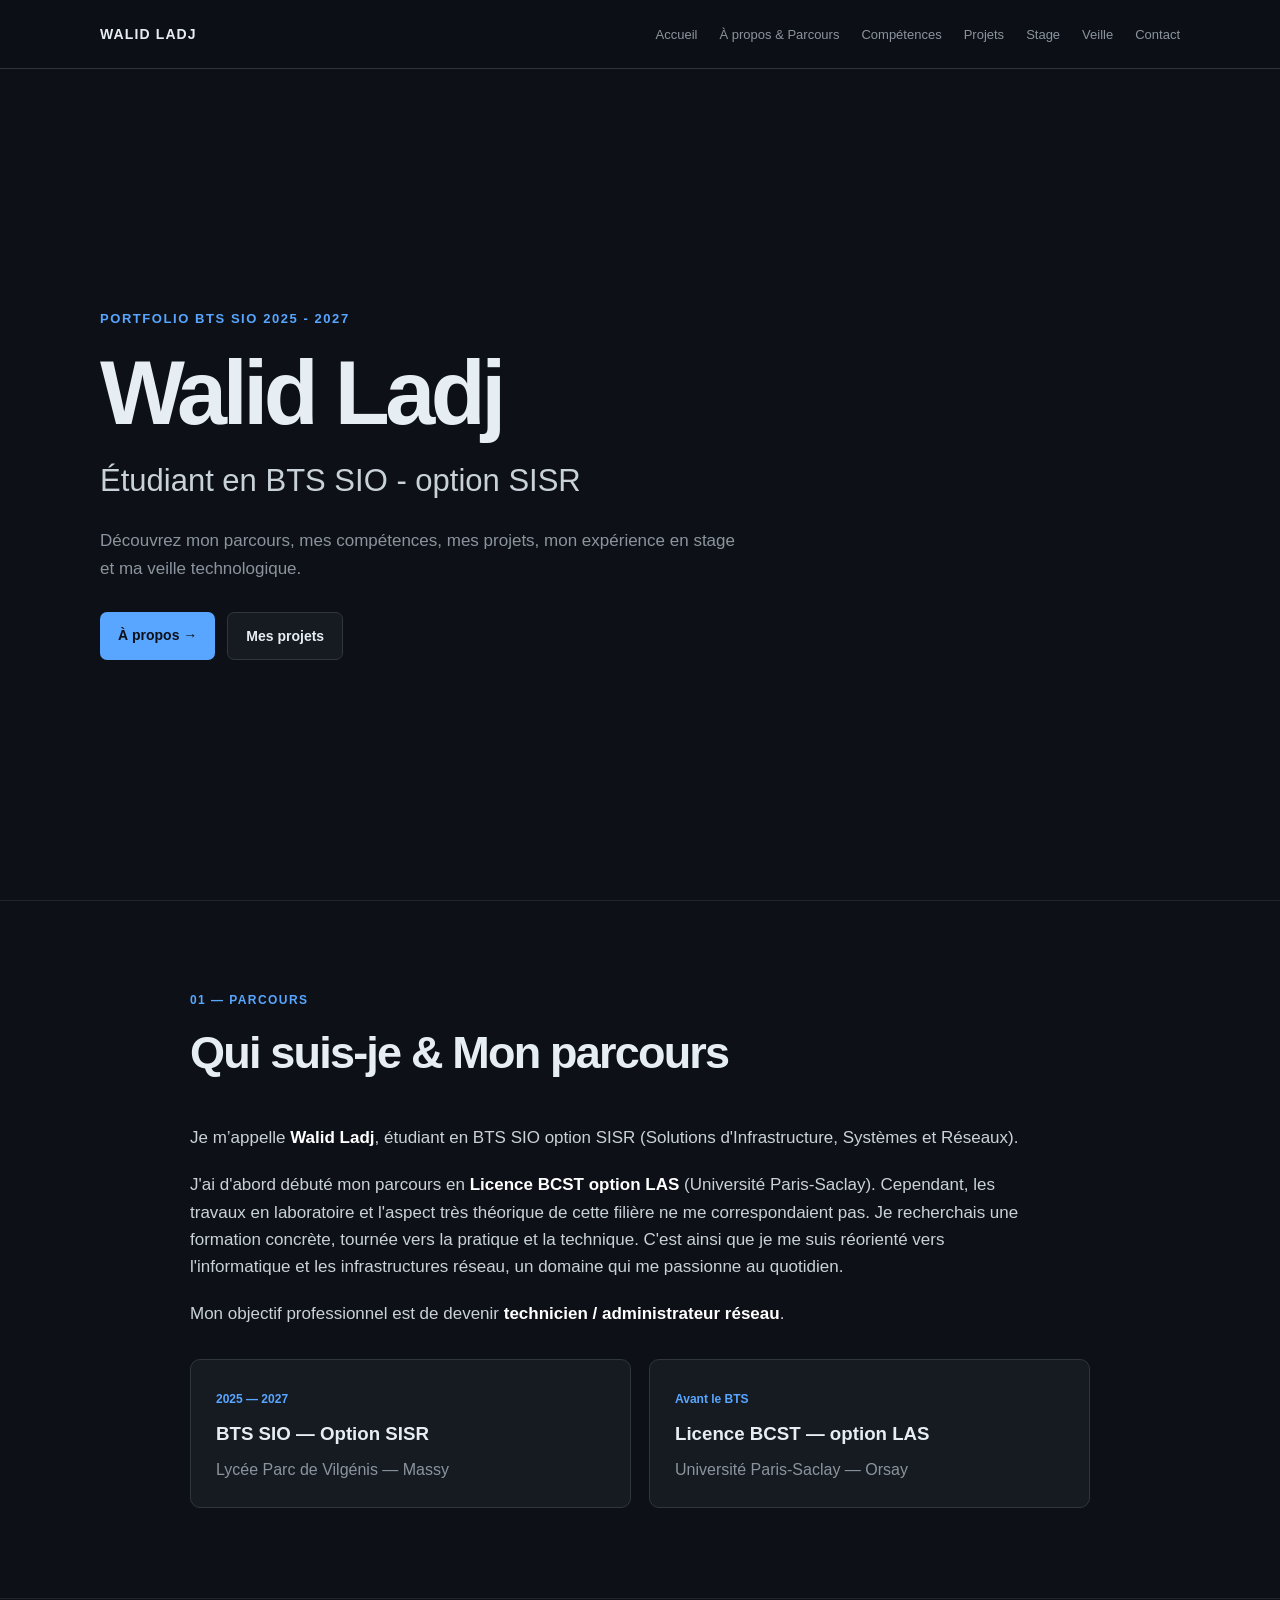
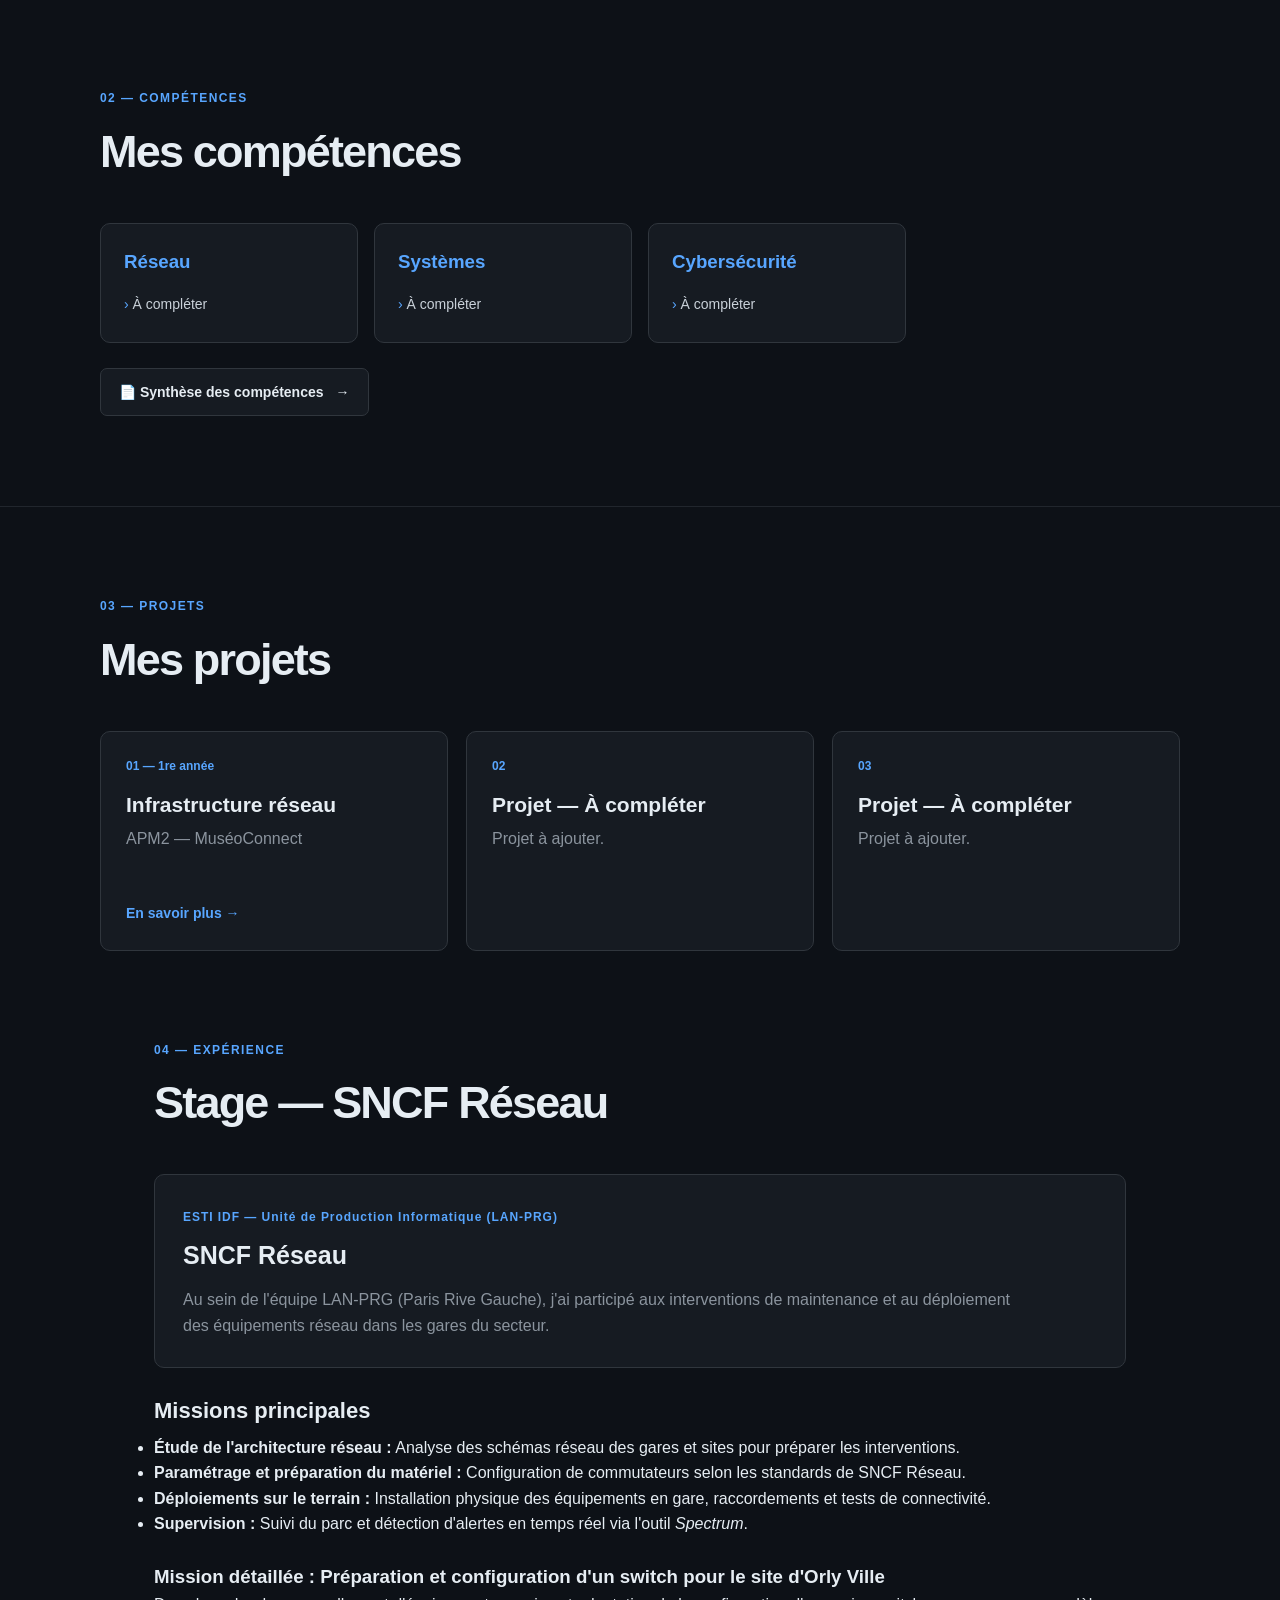
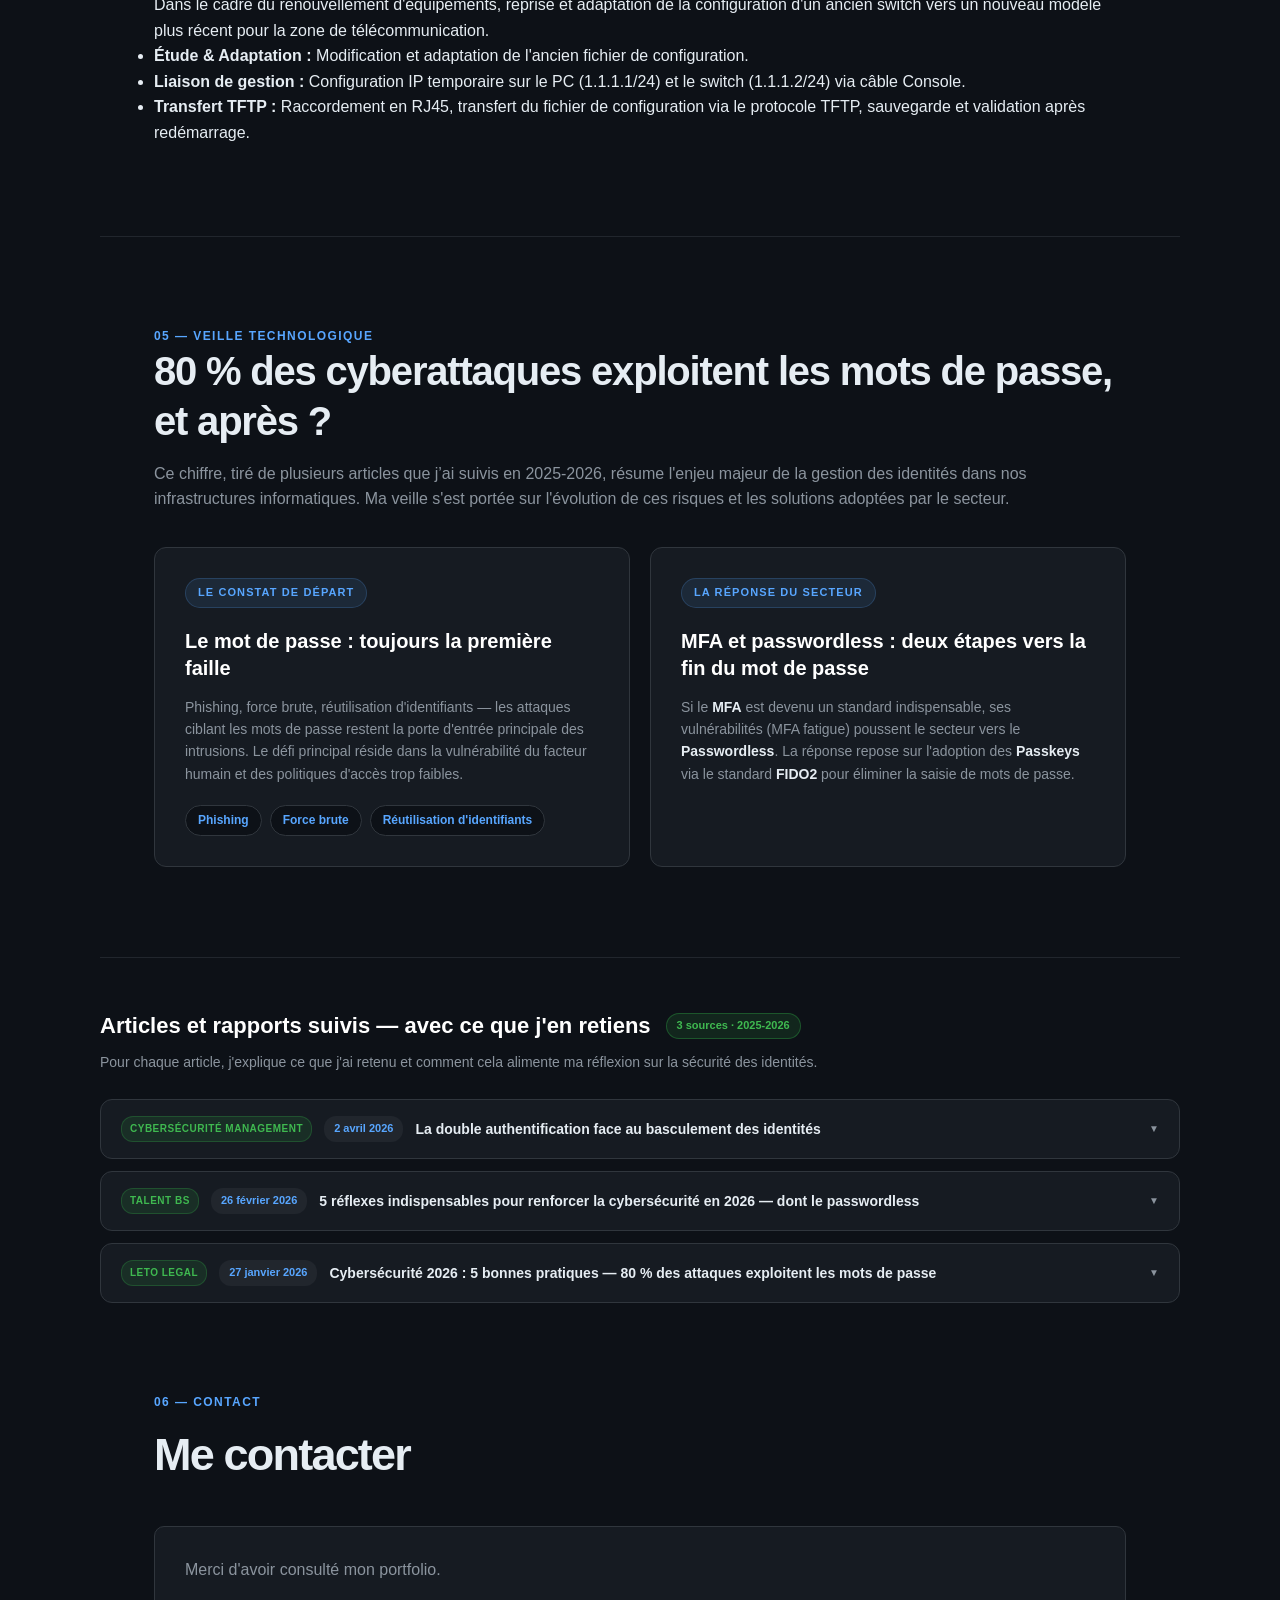
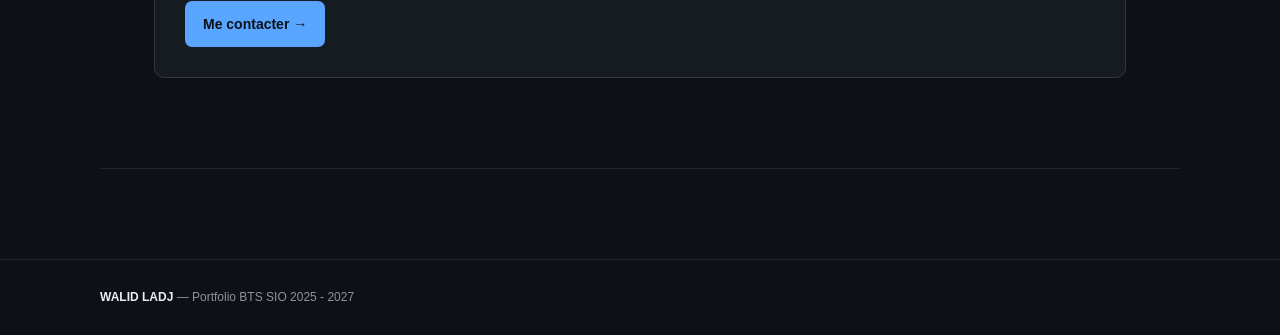
<file: index.html>
<!DOCTYPE html>
<html lang="fr">
<head>
    <meta charset="UTF-8">
    <meta name="viewport" content="width=device-width, initial-scale=1.0">
    <title>Portfolio BTS SIO 2025 - 2027 — Walid Ladj</title>
    <link rel="stylesheet" href="style.css">
</head>
<body>

<header class="navbar">
    <div class="container">
        <a href="#accueil" class="logo">WALID LADJ</a>
        <nav>
            <ul class="nav-links">
                <li><a href="#accueil">Accueil</a></li>
                <li><a href="#a-propos">À propos & Parcours</a></li>
                <li><a href="#competences">Compétences</a></li>
                <li><a href="#projets">Projets</a></li>
                <li><a href="#stage">Stage</a></li>
                <li><a href="#veille">Veille</a></li>
                <li><a href="#contact">Contact</a></li>
            </ul>
        </nav>
    </div>
</header>

<main>

<!-- =========================
     ACCUEIL
========================= -->
<section id="accueil" class="hero">
    <div class="container hero-content">
        <div class="hero-label">PORTFOLIO BTS SIO 2025 - 2027</div>
        <h1>Walid Ladj</h1>
        <h2>Étudiant en BTS SIO - option SISR</h2>
        <p>Découvrez mon parcours, mes compétences, mes projets, mon expérience en stage et ma veille technologique.</p>
        <div class="hero-buttons">
            <a href="#a-propos" class="button">À propos →</a>
            <a href="#projets" class="button secondary">Mes projets</a>
        </div>
    </div>
</section>

<!-- =========================
     À PROPOS & PARCOURS (FUSIONNÉS)
========================= -->
<section id="a-propos">
    <div class="container narrow">
        <div class="section-number">01 — PARCOURS</div>
        <h2 class="section-title">Qui suis-je & Mon parcours</h2>
        <div class="about-text">
            <p>Je m’appelle <strong>Walid Ladj</strong>, étudiant en BTS SIO option SISR (Solutions d'Infrastructure, Systèmes et Réseaux).</p>
            
            <p>J'ai d'abord débuté mon parcours en <strong>Licence BCST option LAS</strong> (Université Paris-Saclay). Cependant, les travaux en laboratoire et l'aspect très théorique de cette filière ne me correspondaient pas. Je recherchais une formation concrète, tournée vers la pratique et la technique. C'est ainsi que je me suis réorienté vers l'informatique et les infrastructures réseau, un domaine qui me passionne au quotidien.</p>

            <p>Mon objectif professionnel est de devenir <strong>technicien / administrateur réseau</strong>.</p>
        </div>

        <div class="formation-grid" style="margin-top: 2rem;">
            <div class="formation-card">
                <span class="date">2025 — 2027</span>
                <h3>BTS SIO — Option SISR</h3>
                <p>Lycée Parc de Vilgénis — Massy</p>
            </div>
            <div class="formation-card">
                <span class="date">Avant le BTS</span>
                <h3>Licence BCST — option LAS</h3>
                <p>Université Paris-Saclay — Orsay</p>
            </div>
        </div>
    </div>
</section>

<!-- =========================
     COMPÉTENCES
========================= -->
<section id="competences">
    <div class="container">
        <div class="section-number">02 — COMPÉTENCES</div>
        <h2 class="section-title">Mes compétences</h2>

        <div class="skills-grid">
            <!-- RÉSEAU (Conservé intact) -->
            <div class="skill-card">
                <h3>Réseau</h3>
                <ul>
                    <li>À compléter</li>
                </ul>
            </div>

            <!-- SYSTÈMES -->
            <div class="skill-card">
                <h3>Systèmes</h3>
                <ul>
                    <li>À compléter</li>
                </ul>
            </div>

            <!-- OUTILS -->


            <!-- CYBERSÉCURITÉ -->
            <div class="skill-card">
                <h3>Cybersécurité</h3>
                <ul>
                    <li>À compléter</li>
                </ul>
            </div>
        </div>

        <a href="Tableau de synthèse des compétences.pdf" download class="pdf-button">
            📄 Synthèse des compétences <span>→</span>
        </a>
    </div>
</section>

<!-- =========================
     PROJETS
========================= -->
<section id="projets">
    <div class="container">
        <div class="section-number">03 — PROJETS</div>
        <h2 class="section-title">Mes projets</h2>

        <div class="projects-grid">
            <a href="#apm2" class="project-card">
                <div>
                    <div class="project-number">01 — 1re année</div>
                    <h3>Infrastructure réseau</h3>
                    <p>APM2 — MuséoConnect</p>
                </div>
                <span>En savoir plus →</span>
            </a>

            <div class="project-card">
                <div>
                    <div class="project-number">02</div>
                    <h3>Projet — À compléter</h3>
                    <p>Projet à ajouter.</p>
                </div>
            </div>

            <div class="project-card">
                <div>
                    <div class="project-number">03</div>
                    <h3>Projet — À compléter</h3>
                    <p>Projet à ajouter.</p>
                </div>
            </div>
        </div>

<!-- DÉTAIL APM2 -->
<div id="apm2" class="project-detail">
    <a href="#projets" class="back-project">↑ Retour aux projets</a>
    <div class="section-number">01 — 1RE ANNÉE</div>
    <h3>APM2 — MuséoConnect</h3>
    <p class="project-description">
        MuséoConnect est un projet de simulation d'une infrastructure réseau. L'objectif était de mettre en place une infrastructure organisée avec différents réseaux et VLANs. J'ai participé à la réalisation du plan d'adressage IP, à la création des VLANs et à la configuration des switchs.
    </p>

    <div class="project-missions">
        <div>✓ Plan d'adressage IP</div>
        <div>✓ Création des VLANs</div>
        <div>✓ Configuration du switch</div>
    </div>

    <!-- IMAGES AFFICHÉES UNE PAR UNE (UNE PAR LIGNE) -->
    <div class="project-images-single">
        <figure class="single-image-box">
            <img src="images/ip.png" alt="Plan d'adressage IP">
            <figcaption>Plan d'adressage IP</figcaption>
        </figure>
        <figure class="single-image-box">
            <img src="images/switch1.png" alt="Configuration VLAN">
            <figcaption>Vérification des VLANs sur le commutateur</figcaption>
        </figure>
    </div>
</div>

<!-- =========================
     STAGE (VERSION CONCISE)
========================= -->
<!-- =========================
     STAGE (STRUCTURE EXACTE DU RAPPORT)
========================= -->
<section id="stage">
    <div class="container">
        <div class="section-number">04 — EXPÉRIENCE</div>
        <h2 class="section-title">Stage — SNCF Réseau</h2>

        <div class="stage-company">
            <div>
                <span class="stage-date">ESTI IDF — Unité de Production Informatique (LAN-PRG)</span>
                <h3>SNCF Réseau</h3>
            </div>
            <p>
Au sein de l'équipe LAN-PRG (Paris Rive Gauche), j'ai participé aux interventions de maintenance et au déploiement des équipements réseau dans les gares du secteur.            </p>
        </div>

        <div class="stage-introduction">
            <h3>Missions principales</h3>
            <ul>
                <li><strong>Étude de l'architecture réseau :</strong> Analyse des schémas réseau des gares et sites pour préparer les interventions.</li>
                <li><strong>Paramétrage et préparation du matériel :</strong> Configuration de commutateurs selon les standards de SNCF Réseau.</li>
                <li><strong>Déploiements sur le terrain :</strong> Installation physique des équipements en gare, raccordements et tests de connectivité.</li>
                <li><strong>Supervision :</strong> Suivi du parc et détection d'alertes en temps réel via l'outil <em>Spectrum</em>.</li>
            </ul>
        </div>

        <div class="stage-mission-focus">
            <h3>Mission détaillée : Préparation et configuration d'un switch pour le site d'Orly Ville</h3>
            <p>
                Dans le cadre du renouvellement d'équipements, reprise et adaptation de la configuration d'un ancien switch vers un nouveau modèle plus récent pour la zone de télécommunication.
            </p>
            <ul>
                <li><strong>Étude & Adaptation :</strong> Modification et adaptation de l'ancien fichier de configuration.</li>
                <li><strong>Liaison de gestion :</strong> Configuration IP temporaire sur le PC (1.1.1.1/24) et le switch (1.1.1.2/24) via câble Console.</li>
                <li><strong>Transfert TFTP :</strong> Raccordement en RJ45, transfert du fichier de configuration via le protocole TFTP, sauvegarde et validation après redémarrage.</li>
            </ul>
        </div>
    </div>
</section>

<!-- =========================
     VEILLE TECHNOLOGIQUE
========================= -->
<!-- =========================
     VEILLE TECHNOLOGIQUE
========================= -->
<section id="veille">
    <div class="container">
        <div class="section-number">05 — VEILLE TECHNOLOGIQUE</div>
        
        <h2 class="veille-hero-title">80 % des cyberattaques exploitent les mots de passe, et après ?</h2>
        
        <p class="veille-hero-desc">
            Ce chiffre, tiré de plusieurs articles que j’ai suivis en 2025-2026, résume l'enjeu majeur de la gestion des identités dans nos infrastructures informatiques. Ma veille s'est portée sur l'évolution de ces risques et les solutions adoptées par le secteur.
        </p>

        <div class="veille-cards-container">
            <!-- CARTE 1 : LE CONSTAT -->
            <div class="veille-card">
                <span class="veille-badge">LE CONSTAT DE DÉPART</span>
                <h3>Le mot de passe : toujours la première faille</h3>
                <p>
                    Phishing, force brute, réutilisation d'identifiants — les attaques ciblant les mots de passe restent la porte d'entrée principale des intrusions. Le défi principal réside dans la vulnérabilité du facteur humain et des politiques d'accès trop faibles.
                </p>
                <div class="veille-tags">
                    <span class="tag">Phishing</span>
                    <span class="tag">Force brute</span>
                    <span class="tag">Réutilisation d'identifiants</span>
                </div>
            </div>

            <!-- CARTE 2 : LA RÉPONSE -->
            <div class="veille-card">
                <span class="veille-badge">LA RÉPONSE DU SECTEUR</span>
                <h3>MFA et passwordless : deux étapes vers la fin du mot de passe</h3>
                <p>
Si le <strong>MFA</strong> est devenu un standard indispensable, ses vulnérabilités (MFA fatigue) poussent le secteur vers le <strong>Passwordless</strong>. La réponse repose sur l'adoption des <strong>Passkeys</strong> via le standard <strong>FIDO2</strong> pour éliminer la saisie de mots de passe.                </p>
            </div>
        </div>
    </div>
</section>

<!-- =========================
     ARTICLES ET SOURCES
========================= -->
<div class="articles-section">
    <div class="articles-header">
        <h3>Articles et rapports suivis — avec ce que j'en retiens</h3>
        <span class="sources-count">3 sources · 2025-2026</span>
    </div>
    <p class="articles-sub">Pour chaque article, j'explique ce que j'ai retenu et comment cela alimente ma réflexion sur la sécurité des identités.</p>

    <div class="articles-list">
        <!-- ARTICLE 1 -->
        <details class="article-item">
            <summary class="article-summary">
                <span class="badge-source green">CYBERSÉCURITÉ MANAGEMENT</span>
                <span class="badge-date">2 avril 2026</span>
                <span class="article-title">La double authentification face au basculement des identités</span>
                <span class="chevron">▼</span>
            </summary>
            <div class="article-content">
                <p>Cet article analyse l'évolution des attaques ciblant la double authentification (MFA fatigue, contournement de session) et explique pourquoi la simple protection par second facteur ne suffit plus face aux menaces modernes.</p>
                <a href="https://cybersecurite-management.fr/actualites/la-double-authentification-face-au-basculement-des-identites/" target="_blank" rel="noopener">Consulter l'article →</a>
            </div>
        </details>

        <!-- ARTICLE 2 -->
        <details class="article-item">
            <summary class="article-summary">
                <span class="badge-source green">TALENT BS</span>
                <span class="badge-date">26 février 2026</span>
                <span class="article-title">5 réflexes indispensables pour renforcer la cybersécurité en 2026 — dont le passwordless</span>
                <span class="chevron">▼</span>
            </summary>
            <div class="article-content">
                <p>Mise en avant de la transition vers le "passwordless" (passkeys, FIDO2) pour supprimer l'élément le plus vulnérable : la saisie et le stockage des mots de passe traditionnels.</p>
                <a href="https://www.talent-bs.com/2026/02/26/5-reflexes-indispensables-pour-renforcer-la-cybersecurite-de-votre-pme-en-2026/" target="_blank" rel="noopener">Consulter l'article →</a>
            </div>
        </details>

        <!-- ARTICLE 3 -->
        <details class="article-item">
            <summary class="article-summary">
                <span class="badge-source green">LETO LEGAL</span>
                <span class="badge-date">27 janvier 2026</span>
                <span class="article-title">Cybersécurité 2026 : 5 bonnes pratiques — 80 % des attaques exploitent les mots de passe</span>
                <span class="chevron">▼</span>
            </summary>
            <div class="article-content">
                <p>Ce guide confirme que 80 % des intrusions en 2025 exploitent des mots de passe faibles, volés ou réutilisés. Utiliser un mot de passe simple équivaut techniquement à laisser la clé sous le paillasson.</p>
                <a href="https://www.leto.legal/guides/cybersecurite-5-bonnes-pratiques" target="_blank" rel="noopener">Consulter l'article →</a>
            </div>
        </details>
    </div>
</div>

<!-- =========================
     CONTACT
========================= -->
<section id="contact">
    <div class="container">
        <div class="section-number">06 — CONTACT</div>
        <h2 class="section-title">Me contacter</h2>
        <div class="contact-box">
            <p>Merci d'avoir consulté mon portfolio.</p>
            <a href="mailto:contact@example.com" class="button">Me contacter →</a>
        </div>
    </div>
</section>

</main>

<footer>
    <div class="container">
        <strong>WALID LADJ</strong> — Portfolio BTS SIO 2025 - 2027
    </div>
</footer>

</body>
</html>
</file>
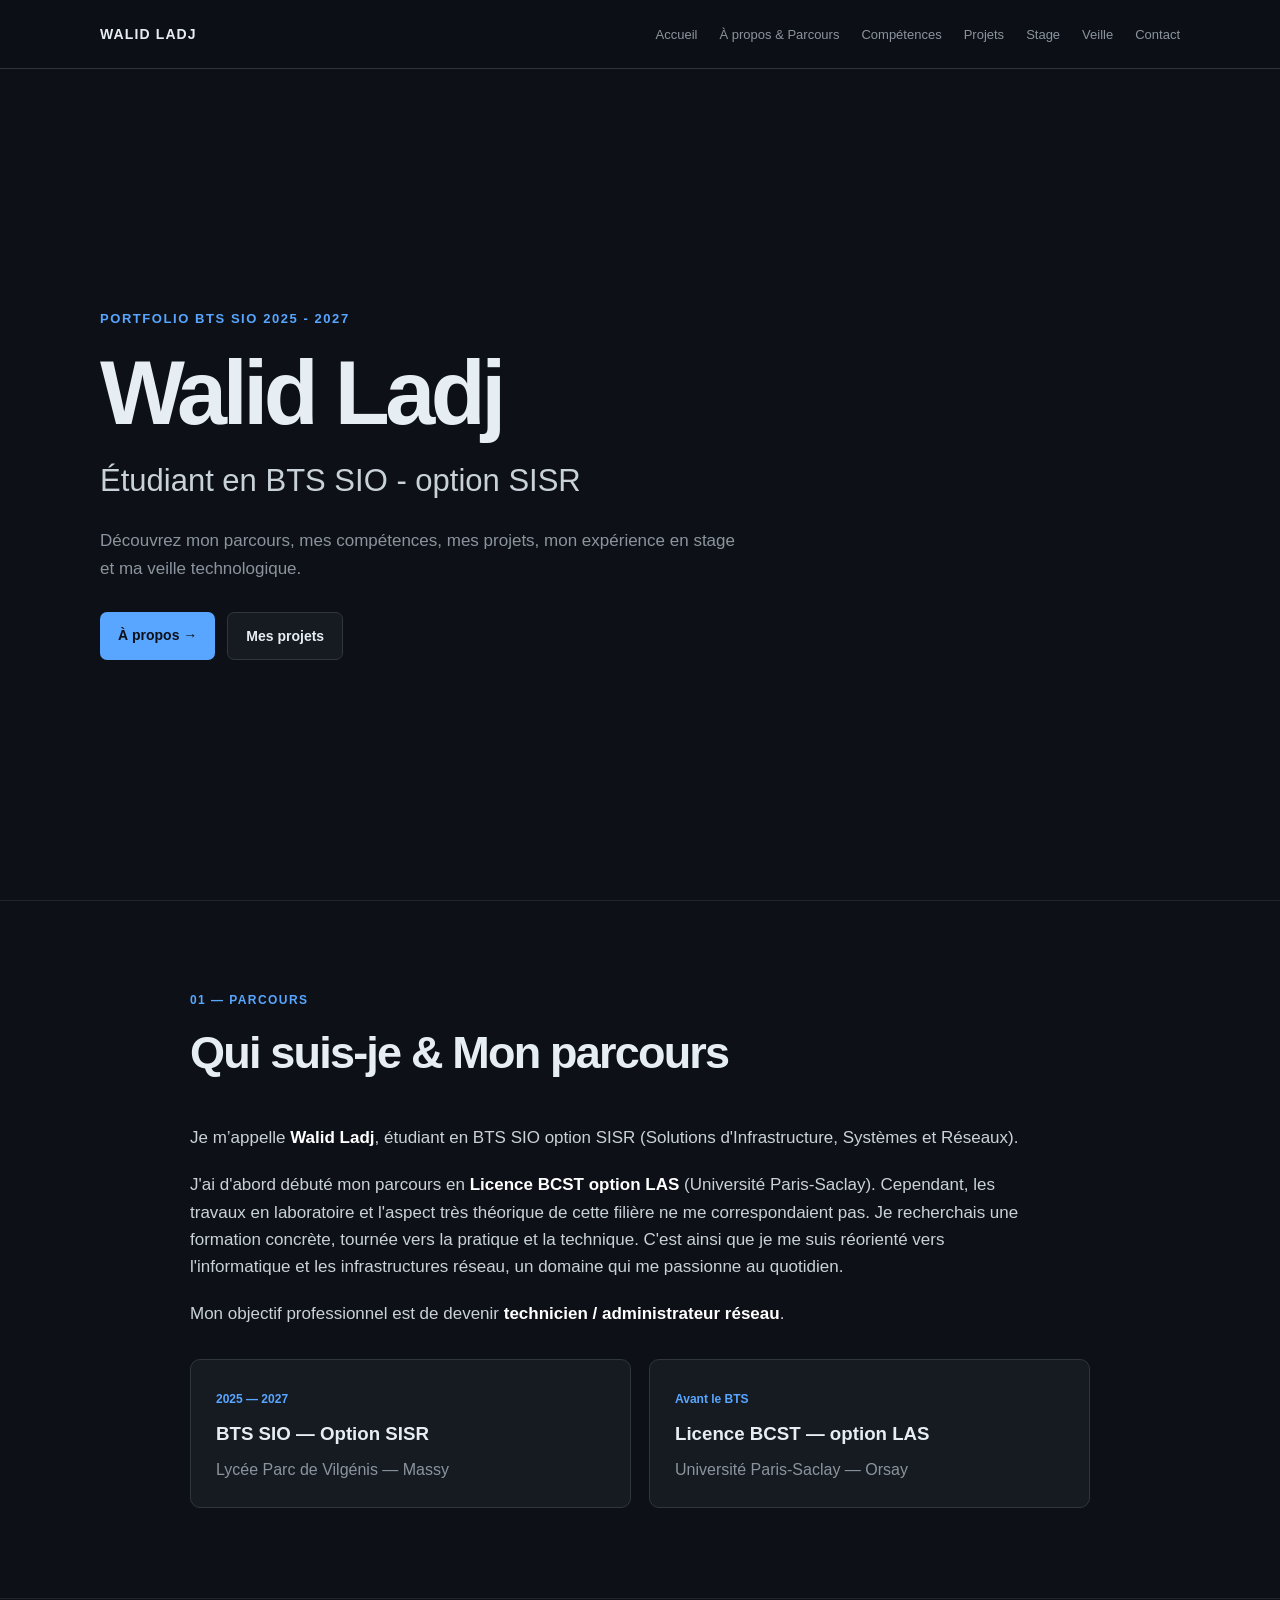
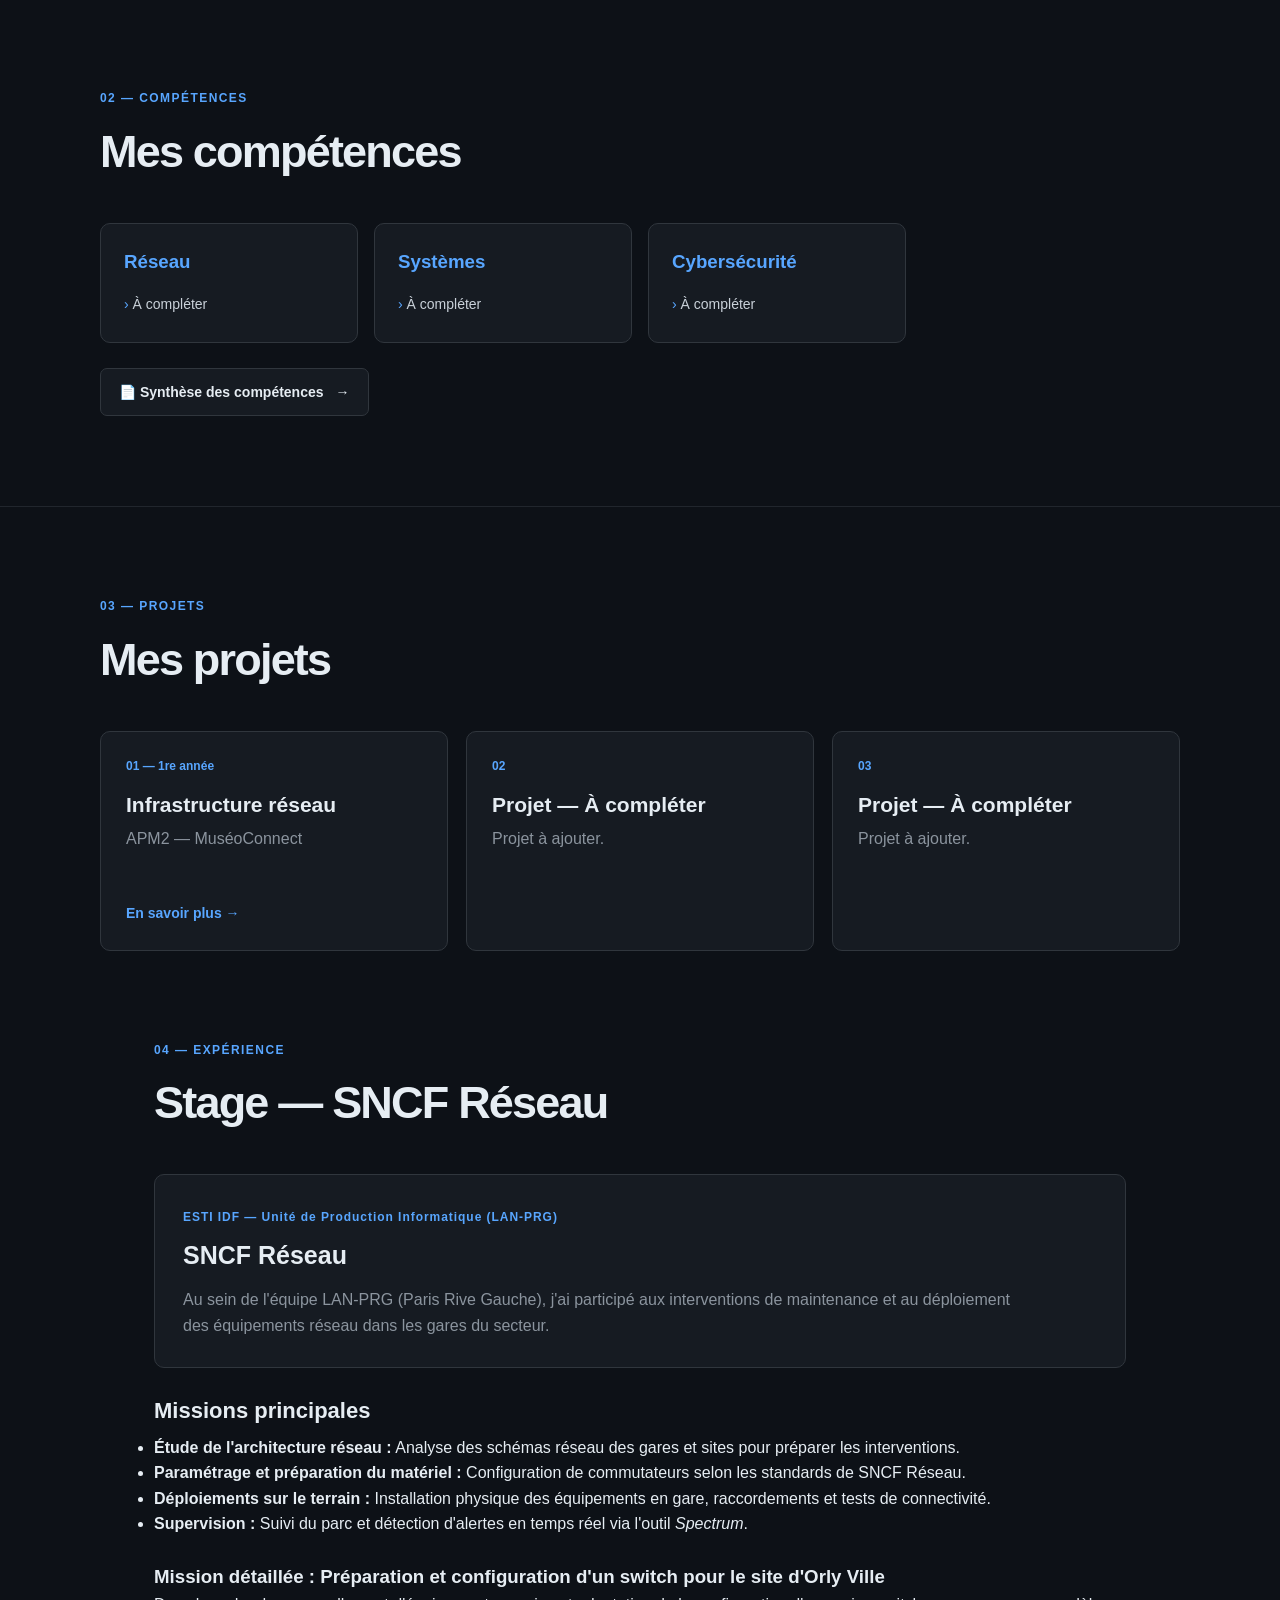
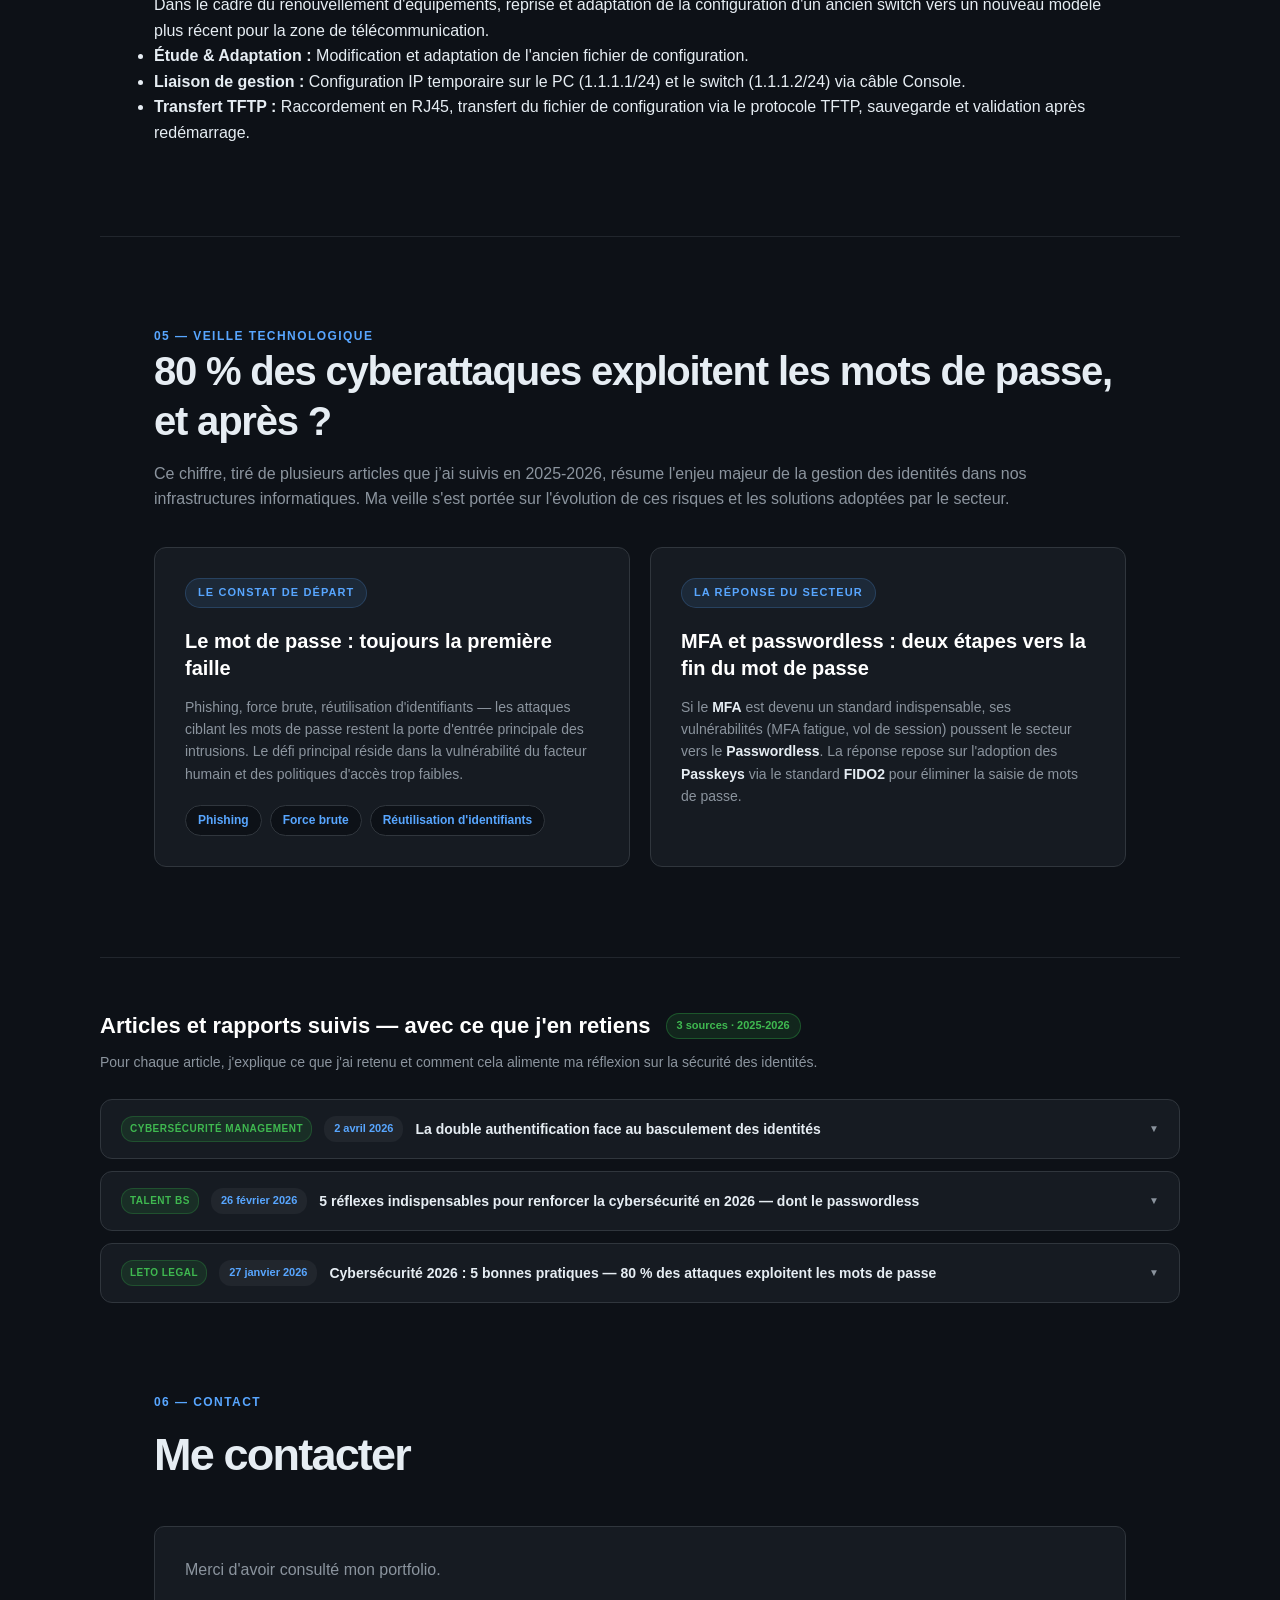
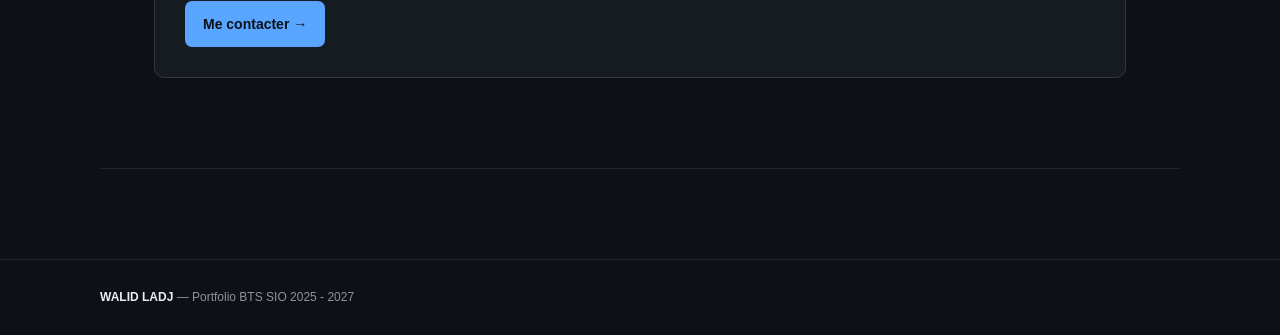
<file: html.html>
<!DOCTYPE html>
<html lang="fr">
<head>
    <meta charset="UTF-8">
    <meta name="viewport" content="width=device-width, initial-scale=1.0">
    <title>Portfolio BTS SIO 2025 - 2027 — Walid Ladj</title>
    <link rel="stylesheet" href="css.css">
</head>
<body>

<header class="navbar">
    <div class="container">
        <a href="#accueil" class="logo">WALID LADJ</a>
        <nav>
            <ul class="nav-links">
                <li><a href="#accueil">Accueil</a></li>
                <li><a href="#a-propos">À propos & Parcours</a></li>
                <li><a href="#competences">Compétences</a></li>
                <li><a href="#projets">Projets</a></li>
                <li><a href="#stage">Stage</a></li>
                <li><a href="#veille">Veille</a></li>
                <li><a href="#contact">Contact</a></li>
            </ul>
        </nav>
    </div>
</header>

<main>

<!-- =========================
     ACCUEIL
========================= -->
<section id="accueil" class="hero">
    <div class="container hero-content">
        <div class="hero-label">PORTFOLIO BTS SIO 2025 - 2027</div>
        <h1>Walid Ladj</h1>
        <h2>Étudiant en BTS SIO - option SISR</h2>
        <p>Découvrez mon parcours, mes compétences, mes projets, mon expérience en stage et ma veille technologique.</p>
        <div class="hero-buttons">
            <a href="#a-propos" class="button">À propos →</a>
            <a href="#projets" class="button secondary">Mes projets</a>
        </div>
    </div>
</section>

<!-- =========================
     À PROPOS & PARCOURS (FUSIONNÉS)
========================= -->
<section id="a-propos">
    <div class="container narrow">
        <div class="section-number">01 — PARCOURS</div>
        <h2 class="section-title">Qui suis-je & Mon parcours</h2>
        <div class="about-text">
            <p>Je m’appelle <strong>Walid Ladj</strong>, étudiant en BTS SIO option SISR (Solutions d'Infrastructure, Systèmes et Réseaux).</p>
            
            <p>J'ai d'abord débuté mon parcours en <strong>Licence BCST option LAS</strong> (Université Paris-Saclay). Cependant, les travaux en laboratoire et l'aspect très théorique de cette filière ne me correspondaient pas. Je recherchais une formation concrète, tournée vers la pratique et la technique. C'est ainsi que je me suis réorienté vers l'informatique et les infrastructures réseau, un domaine qui me passionne au quotidien.</p>

            <p>Mon objectif professionnel est de devenir <strong>technicien / administrateur réseau</strong>.</p>
        </div>

        <div class="formation-grid" style="margin-top: 2rem;">
            <div class="formation-card">
                <span class="date">2025 — 2027</span>
                <h3>BTS SIO — Option SISR</h3>
                <p>Lycée Parc de Vilgénis — Massy</p>
            </div>
            <div class="formation-card">
                <span class="date">Avant le BTS</span>
                <h3>Licence BCST — option LAS</h3>
                <p>Université Paris-Saclay — Orsay</p>
            </div>
        </div>
    </div>
</section>

<!-- =========================
     COMPÉTENCES
========================= -->
<section id="competences">
    <div class="container">
        <div class="section-number">02 — COMPÉTENCES</div>
        <h2 class="section-title">Mes compétences</h2>

        <div class="skills-grid">
            <!-- RÉSEAU (Conservé intact) -->
            <div class="skill-card">
                <h3>Réseau</h3>
                <ul>
                    <li>À compléter</li>
                </ul>
            </div>

            <!-- SYSTÈMES -->
            <div class="skill-card">
                <h3>Systèmes</h3>
                <ul>
                    <li>À compléter</li>
                </ul>
            </div>

            <!-- OUTILS -->


            <!-- CYBERSÉCURITÉ -->
            <div class="skill-card">
                <h3>Cybersécurité</h3>
                <ul>
                    <li>À compléter</li>
                </ul>
            </div>
        </div>

        <a href="Tableau de synthèse des compétences.pdf" download class="pdf-button">
            📄 Synthèse des compétences <span>→</span>
        </a>
    </div>
</section>

<!-- =========================
     PROJETS
========================= -->
<section id="projets">
    <div class="container">
        <div class="section-number">03 — PROJETS</div>
        <h2 class="section-title">Mes projets</h2>

        <div class="projects-grid">
            <a href="#apm2" class="project-card">
                <div>
                    <div class="project-number">01 — 1re année</div>
                    <h3>Infrastructure réseau</h3>
                    <p>APM2 — MuséoConnect</p>
                </div>
                <span>En savoir plus →</span>
            </a>

            <div class="project-card">
                <div>
                    <div class="project-number">02</div>
                    <h3>Projet — À compléter</h3>
                    <p>Projet à ajouter.</p>
                </div>
            </div>

            <div class="project-card">
                <div>
                    <div class="project-number">03</div>
                    <h3>Projet — À compléter</h3>
                    <p>Projet à ajouter.</p>
                </div>
            </div>
        </div>

<!-- DÉTAIL APM2 -->
<div id="apm2" class="project-detail">
    <a href="#projets" class="back-project">↑ Retour aux projets</a>
    <div class="section-number">01 — 1RE ANNÉE</div>
    <h3>APM2 — MuséoConnect</h3>
    <p class="project-description">
        MuséoConnect est un projet de simulation d'une infrastructure réseau. L'objectif était de mettre en place une infrastructure organisée avec différents réseaux et VLANs. J'ai participé à la réalisation du plan d'adressage IP, à la création des VLANs et à la configuration des switchs.
    </p>

    <div class="project-missions">
        <div>✓ Plan d'adressage IP</div>
        <div>✓ Création des VLANs</div>
        <div>✓ Configuration des switchs</div>
    </div>

    <!-- IMAGES AFFICHÉES UNE PAR UNE (UNE PAR LIGNE) -->
    <div class="project-images-single">
        <figure class="single-image-box">
            <img src="images/ip.png" alt="Plan d'adressage IP">
            <figcaption>Plan d'adressage IP</figcaption>
        </figure>
        <figure class="single-image-box">
            <img src="images/switch1.png" alt="Configuration VLAN">
            <figcaption>Vérification des VLANs sur le commutateur</figcaption>
        </figure>
    </div>
</div>

<!-- =========================
     STAGE (VERSION CONCISE)
========================= -->
<!-- =========================
     STAGE (STRUCTURE EXACTE DU RAPPORT)
========================= -->
<section id="stage">
    <div class="container">
        <div class="section-number">04 — EXPÉRIENCE</div>
        <h2 class="section-title">Stage — SNCF Réseau</h2>

        <div class="stage-company">
            <div>
                <span class="stage-date">ESTI IDF — Unité de Production Informatique (LAN-PRG)</span>
                <h3>SNCF Réseau</h3>
            </div>
            <p>
Au sein de l'équipe LAN-PRG (Paris Rive Gauche), j'ai participé aux interventions de maintenance et au déploiement des équipements réseau dans les gares du secteur.            </p>
        </div>

        <div class="stage-introduction">
            <h3>Missions principales</h3>
            <ul>
                <li><strong>Étude de l'architecture réseau :</strong> Analyse des schémas réseau des gares et sites pour préparer les interventions.</li>
                <li><strong>Paramétrage et préparation du matériel :</strong> Configuration de commutateurs selon les standards de SNCF Réseau.</li>
                <li><strong>Déploiements sur le terrain :</strong> Installation physique des équipements en gare, raccordements et tests de connectivité.</li>
                <li><strong>Supervision :</strong> Suivi du parc et détection d'alertes en temps réel via l'outil <em>Spectrum</em>.</li>
            </ul>
        </div>

        <div class="stage-mission-focus">
            <h3>Mission détaillée : Préparation et configuration d'un switch pour le site d'Orly Ville</h3>
            <p>
                Dans le cadre du renouvellement d'équipements, reprise et adaptation de la configuration d'un ancien switch vers un nouveau modèle plus récent pour la zone de télécommunication.
            </p>
            <ul>
                <li><strong>Étude & Adaptation :</strong> Modification et adaptation de l'ancien fichier de configuration.</li>
                <li><strong>Liaison de gestion :</strong> Configuration IP temporaire sur le PC (1.1.1.1/24) et le switch (1.1.1.2/24) via câble Console.</li>
                <li><strong>Transfert TFTP :</strong> Raccordement en RJ45, transfert du fichier de configuration via le protocole TFTP, sauvegarde et validation après redémarrage.</li>
            </ul>
        </div>
    </div>
</section>

<!-- =========================
     VEILLE TECHNOLOGIQUE
========================= -->
<!-- =========================
     VEILLE TECHNOLOGIQUE
========================= -->
<section id="veille">
    <div class="container">
        <div class="section-number">05 — VEILLE TECHNOLOGIQUE</div>
        
        <h2 class="veille-hero-title">80 % des cyberattaques exploitent les mots de passe, et après ?</h2>
        
        <p class="veille-hero-desc">
            Ce chiffre, tiré de plusieurs articles que j’ai suivis en 2025-2026, résume l'enjeu majeur de la gestion des identités dans nos infrastructures informatiques. Ma veille s'est portée sur l'évolution de ces risques et les solutions adoptées par le secteur.
        </p>

        <div class="veille-cards-container">
            <!-- CARTE 1 : LE CONSTAT -->
            <div class="veille-card">
                <span class="veille-badge">LE CONSTAT DE DÉPART</span>
                <h3>Le mot de passe : toujours la première faille</h3>
                <p>
                    Phishing, force brute, réutilisation d'identifiants — les attaques ciblant les mots de passe restent la porte d'entrée principale des intrusions. Le défi principal réside dans la vulnérabilité du facteur humain et des politiques d'accès trop faibles.
                </p>
                <div class="veille-tags">
                    <span class="tag">Phishing</span>
                    <span class="tag">Force brute</span>
                    <span class="tag">Réutilisation d'identifiants</span>
                </div>
            </div>

            <!-- CARTE 2 : LA RÉPONSE -->
            <div class="veille-card">
                <span class="veille-badge">LA RÉPONSE DU SECTEUR</span>
                <h3>MFA et passwordless : deux étapes vers la fin du mot de passe</h3>
                <p>
Si le <strong>MFA</strong> est devenu un standard indispensable, ses vulnérabilités (MFA fatigue, vol de session) poussent le secteur vers le <strong>Passwordless</strong>. La réponse repose sur l'adoption des <strong>Passkeys</strong> via le standard <strong>FIDO2</strong> pour éliminer la saisie de mots de passe.                </p>
            </div>
        </div>
    </div>
</section>

<!-- =========================
     ARTICLES ET SOURCES
========================= -->
<div class="articles-section">
    <div class="articles-header">
        <h3>Articles et rapports suivis — avec ce que j'en retiens</h3>
        <span class="sources-count">3 sources · 2025-2026</span>
    </div>
    <p class="articles-sub">Pour chaque article, j'explique ce que j'ai retenu et comment cela alimente ma réflexion sur la sécurité des identités.</p>

    <div class="articles-list">
        <!-- ARTICLE 1 -->
        <details class="article-item">
            <summary class="article-summary">
                <span class="badge-source green">CYBERSÉCURITÉ MANAGEMENT</span>
                <span class="badge-date">2 avril 2026</span>
                <span class="article-title">La double authentification face au basculement des identités</span>
                <span class="chevron">▼</span>
            </summary>
            <div class="article-content">
                <p>Cet article analyse l'évolution des attaques ciblant la double authentification (MFA fatigue, contournement de session) et explique pourquoi la simple protection par second facteur ne suffit plus face aux menaces modernes.</p>
                <a href="https://cybersecurite-management.fr/actualites/la-double-authentification-face-au-basculement-des-identites/" target="_blank" rel="noopener">Consulter l'article →</a>
            </div>
        </details>

        <!-- ARTICLE 2 -->
        <details class="article-item">
            <summary class="article-summary">
                <span class="badge-source green">TALENT BS</span>
                <span class="badge-date">26 février 2026</span>
                <span class="article-title">5 réflexes indispensables pour renforcer la cybersécurité en 2026 — dont le passwordless</span>
                <span class="chevron">▼</span>
            </summary>
            <div class="article-content">
                <p>Mise en avant de la transition vers le "passwordless" (passkeys, FIDO2) pour supprimer l'élément le plus vulnérable : la saisie et le stockage des mots de passe traditionnels.</p>
                <a href="https://www.talent-bs.com/2026/02/26/5-reflexes-indispensables-pour-renforcer-la-cybersecurite-de-votre-pme-en-2026/" target="_blank" rel="noopener">Consulter l'article →</a>
            </div>
        </details>

        <!-- ARTICLE 3 -->
        <details class="article-item">
            <summary class="article-summary">
                <span class="badge-source green">LETO LEGAL</span>
                <span class="badge-date">27 janvier 2026</span>
                <span class="article-title">Cybersécurité 2026 : 5 bonnes pratiques — 80 % des attaques exploitent les mots de passe</span>
                <span class="chevron">▼</span>
            </summary>
            <div class="article-content">
                <p>Ce guide confirme que 80 % des intrusions en 2025 exploitent des mots de passe faibles, volés ou réutilisés. Utiliser un mot de passe simple équivaut techniquement à laisser la clé sous le paillasson.</p>
                <a href="https://www.leto.legal/guides/cybersecurite-5-bonnes-pratiques" target="_blank" rel="noopener">Consulter l'article →</a>
            </div>
        </details>
    </div>
</div>

<!-- =========================
     CONTACT
========================= -->
<section id="contact">
    <div class="container">
        <div class="section-number">06 — CONTACT</div>
        <h2 class="section-title">Me contacter</h2>
        <div class="contact-box">
            <p>Merci d'avoir consulté mon portfolio.</p>
            <a href="mailto:contact@example.com" class="button">Me contacter →</a>
        </div>
    </div>
</section>

</main>

<footer>
    <div class="container">
        <strong>WALID LADJ</strong> — Portfolio BTS SIO 2025 - 2027
    </div>
</footer>

</body>
</html>
</file>
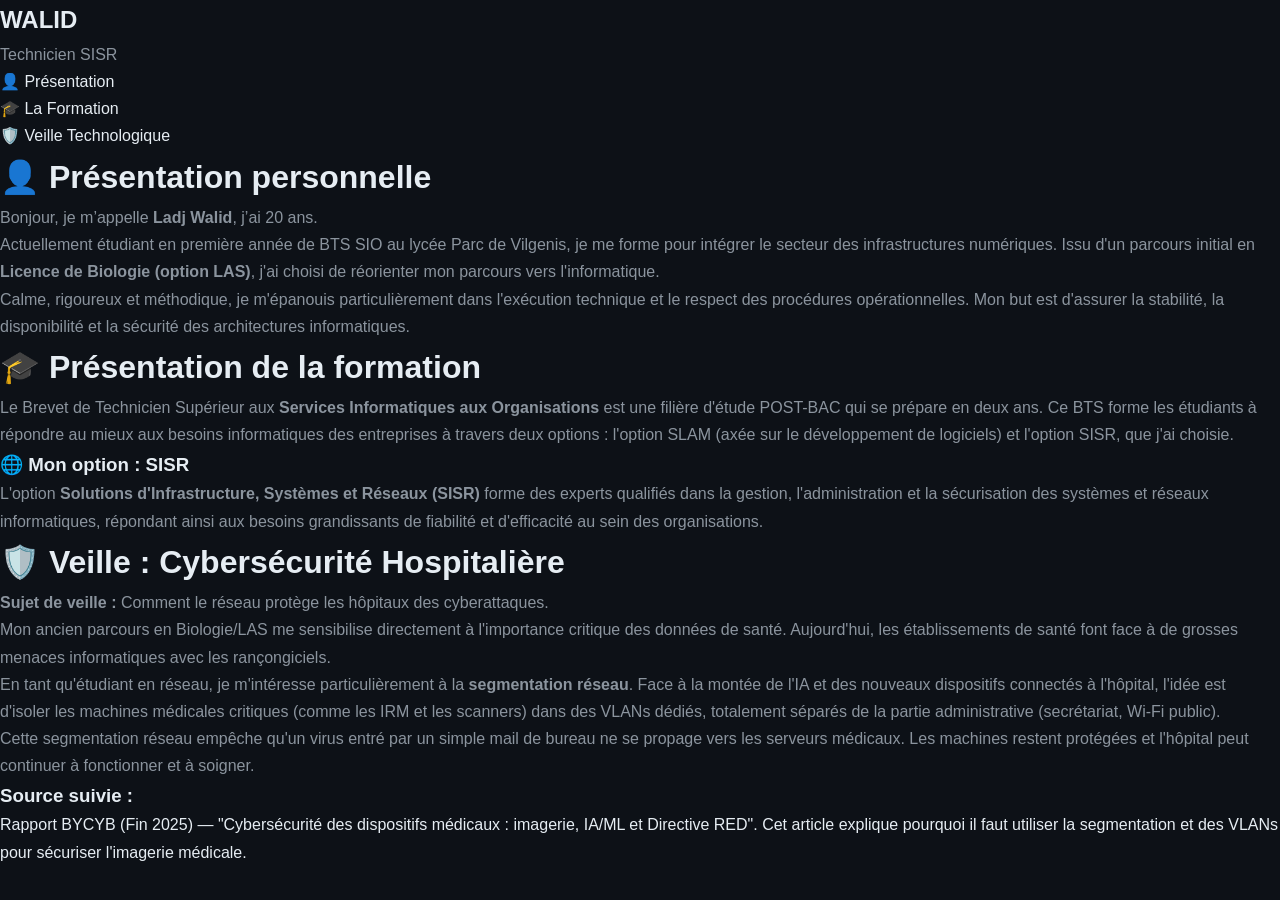
<file: index.html.html>
<!DOCTYPE html>
<html lang="fr">
<head>
    <meta charset="UTF-8">
    <meta name="viewport" content="width=device-width, initial-scale=1.0">
    <title>Portfolio - Walid</title>
    <link rel="stylesheet" href="csswalid.css">
</head>
<body>

    <nav class="sidebar">
        <h2>WALID</h2>
        <p>Technicien SISR</p>
        <ul>
            <li><a href="#profil">👤 Présentation</a></li>
            <li><a href="#formation">🎓 La Formation</a></li>
            <li><a href="#veille">🛡️ Veille Technologique</a></li>
        </ul>
    </nav>

    <main class="content">

        <div id="profil" class="card">
            <h1>👤 Présentation personnelle</h1>
            <p>Bonjour, je m’appelle <strong>Ladj Walid</strong>, j’ai 20 ans.</p>
            <p>Actuellement étudiant en première année de BTS SIO au lycée Parc de Vilgenis, je me forme pour intégrer le secteur des infrastructures numériques. Issu d'un parcours initial en <strong>Licence de Biologie (option LAS)</strong>, j'ai choisi de réorienter mon parcours vers l'informatique.</p>
            <p>Calme, rigoureux et méthodique, je m'épanouis particulièrement dans l'exécution technique et le respect des procédures opérationnelles. Mon but est d'assurer la stabilité, la disponibilité et la sécurité des architectures informatiques.</p>
        </div>

        <div id="formation" class="card">
            <h1>🎓 Présentation de la formation</h1>
            <p>Le Brevet de Technicien Supérieur aux <strong>Services Informatiques aux Organisations</strong> est une filière d'étude POST-BAC qui se prépare en deux ans. Ce BTS forme les étudiants à répondre au mieux aux besoins informatiques des entreprises à travers deux options : l'option SLAM (axée sur le développement de logiciels) et l'option SISR, que j'ai choisie.</p>
            <h3>🌐 Mon option : SISR</h3>
            <p>L'option <strong>Solutions d'Infrastructure, Systèmes et Réseaux (SISR)</strong> forme des experts qualifiés dans la gestion, l'administration et la sécurisation des systèmes et réseaux informatiques, répondant ainsi aux besoins grandissants de fiabilité et d'efficacité au sein des organisations.</p>
        </div>

<div id="veille" class="card">
            <h1>🛡️ Veille : Cybersécurité Hospitalière</h1>
            <p><strong>Sujet de veille :</strong> Comment le réseau protège les hôpitaux des cyberattaques.</p>
            
            <p>Mon ancien parcours en Biologie/LAS me sensibilise directement à l'importance critique des données de santé. Aujourd'hui, les établissements de santé font face à de grosses menaces informatiques avec les rançongiciels.</p>
            
            <p>En tant qu'étudiant en réseau, je m'intéresse particulièrement à la <strong>segmentation réseau</strong>. Face à la montée de l'IA et des nouveaux dispositifs connectés à l'hôpital, l'idée est d'isoler les machines médicales critiques (comme les IRM et les scanners) dans des VLANs dédiés, totalement séparés de la partie administrative (secrétariat, Wi-Fi public).</p>
            
            <p>Cette segmentation réseau empêche qu'un virus entré par un simple mail de bureau ne se propage vers les serveurs médicaux. Les machines restent protégées et l'hôpital peut continuer à fonctionner et à soigner.</p>
            
            <h3>Source suivie :</h3>
            <ul>
                <li>
                    <a class="source-link" href="https://bycyb.com/blog/news/cybersecurite-des-dispositifs-medicaux-2025-securiser-limagerie-ia-ml-et-conformite-red/" target="_blank">Rapport BYCYB (Fin 2025)</a> 
                    — "Cybersécurité des dispositifs médicaux : imagerie, IA/ML et Directive RED". Cet article explique pourquoi il faut utiliser la segmentation et des VLANs pour sécuriser l'imagerie médicale.
                </li>
            </ul>
        </div>

    </main>

</body>
</html>
</file>
<file: style.css>
* {
    margin: 0;
    padding: 0;
    box-sizing: border-box;
}

html {
    scroll-behavior: smooth;
}

body {
    font-family: Arial, Helvetica, sans-serif;
    background: #0d1117;
    color: #e6edf3;
    line-height: 1.6;
}

a {
    text-decoration: none;
    color: inherit;
}

.container {
    width: min(1080px, 90%);
    margin: auto;
}

.narrow {
    max-width: 900px;
}


/* =========================
   NAVIGATION
========================= */

.navbar {
    position: sticky;
    top: 0;
    z-index: 1000;

    background: rgba(13, 17, 23, 0.96);

    border-bottom: 1px solid #30363d;

    backdrop-filter: blur(8px);
}

.navbar .container {
    min-height: 68px;

    display: flex;
    align-items: center;
    justify-content: space-between;

    gap: 30px;
}

.logo {
    color: #e6edf3;

    font-size: 14px;
    font-weight: 800;

    letter-spacing: 0.08em;
}

.nav-links {
    display: flex;

    list-style: none;

    gap: 22px;

    flex-wrap: wrap;

    justify-content: flex-end;
}

.nav-links a {
    color: #8b949e;

    font-size: 13px;

    transition: 0.2s;
}

.nav-links a:hover {
    color: #58a6ff;
}


/* =========================
   ACCUEIL
========================= */

.hero {
    min-height: calc(100vh - 68px);

    display: flex;
    align-items: center;

    border-bottom: 1px solid #21262d;
}

.hero-content {
    padding: 100px 0;
}

.hero-label {
    color: #58a6ff;

    font-size: 13px;
    font-weight: 800;

    letter-spacing: 0.12em;

    margin-bottom: 18px;
}

.hero h1 {
    font-size: clamp(55px, 8vw, 90px);

    line-height: 1;

    letter-spacing: -0.05em;

    margin-bottom: 18px;
}

.hero h2 {
    color: #c9d1d9;

    font-size: clamp(22px, 3vw, 31px);

    font-weight: 500;

    margin-bottom: 22px;
}

.hero p {
    color: #8b949e;

    max-width: 650px;

    font-size: 17px;
}

.hero-buttons {
    display: flex;

    gap: 12px;

    flex-wrap: wrap;

    margin-top: 30px;
}

.button {
    display: inline-flex;

    padding: 12px 18px;

    border-radius: 7px;

    background: #58a6ff;

    color: #0d1117;

    font-weight: 700;

    font-size: 14px;

    transition: 0.2s;
}

.button:hover {
    transform: translateY(-2px);

    opacity: 0.9;
}

.button.secondary {
    background: #161b22;

    border: 1px solid #30363d;

    color: #e6edf3;
}

.button.secondary:hover {
    color: #58a6ff;

    border-color: #58a6ff;
}


/* =========================
   SECTIONS
========================= */

section {
    padding: 90px 0;

    border-bottom: 1px solid #21262d;
}

.section-number {
    color: #58a6ff;

    font-size: 12px;

    font-weight: 800;

    letter-spacing: 0.12em;
}

.section-title {
    font-size: clamp(34px, 5vw, 45px);

    letter-spacing: -0.04em;

    margin: 7px 0 35px;
}


/* =========================
   QUI SUIS-JE
========================= */

.about-text {
    max-width: 850px;
}

.about-text p {
    color: #c9d1d9;

    font-size: 17px;

    margin-bottom: 20px;
}

.about-text strong {
    color: #ffffff;
}


/* =========================
   FORMATION
========================= */

.formation-grid {
    display: grid;

    grid-template-columns: repeat(2, 1fr);

    gap: 18px;
}

.formation-card {
    background: #161b22;

    border: 1px solid #30363d;

    border-radius: 10px;

    padding: 25px;
}

.formation-card .date {
    color: #58a6ff;

    font-size: 12px;

    font-weight: 800;
}

.formation-card h3 {
    margin: 8px 0;
}

.formation-card p {
    color: #8b949e;
}


/* =========================
   COMPETENCES
========================= */

.skills-grid {
    display: grid;

    grid-template-columns: repeat(4, 1fr);

    gap: 16px;
}

.skill-card {
    background: #161b22;

    border: 1px solid #30363d;

    border-radius: 10px;

    padding: 23px;
}

.skill-card h3 {
    color: #58a6ff;

    margin-bottom: 12px;
}

.skill-card ul {
    list-style: none;
}

.skill-card li {
    color: #c9d1d9;

    padding: 4px 0;

    font-size: 14px;
}

.skill-card li::before {
    content: "› ";

    color: #58a6ff;
}

.pdf-button {
    display: inline-flex;

    align-items: center;

    gap: 12px;

    margin-top: 25px;

    padding: 12px 18px;

    background: #161b22;

    border: 1px solid #30363d;

    border-radius: 7px;

    color: #e6edf3;

    font-size: 14px;

    font-weight: 700;
}

.pdf-button:hover {
    border-color: #58a6ff;

    color: #58a6ff;
}


/* =========================
   PROJETS & DETAIL APM2
========================= */

.projects-grid {
    display: grid;

    grid-template-columns: repeat(3, 1fr);

    gap: 18px;
}

.project-card {
    min-height: 220px;

    padding: 25px;

    background: #161b22;

    border: 1px solid #30363d;

    border-radius: 10px;

    display: flex;

    flex-direction: column;

    justify-content: space-between;

    transition: 0.25s;
}

.project-card:hover {
    transform: translateY(-4px);

    border-color: #58a6ff;
}

.project-number {
    color: #58a6ff;

    font-size: 12px;

    font-weight: 800;
}

.project-card h3 {
    font-size: 21px;

    margin: 12px 0 5px;
}

.project-card p {
    color: #8b949e;
}

.project-card > span {
    color: #58a6ff;

    font-size: 14px;

    font-weight: 700;
}

.project-detail {
    display: none;

    margin-top: 25px;

    padding: 30px;

    background: #161b22;

    border: 1px solid #30363d;

    border-radius: 10px;
}

.project-detail:target {
    display: block;
}

.back-project {
    color: #58a6ff;

    font-size: 13px;

    font-weight: 700;

    display: inline-block;

    margin-bottom: 25px;
}

.project-detail h3 {
    font-size: 32px;

    margin: 8px 0 15px;
}

.project-description {
    color: #c9d1d9;

    max-width: 850px;

    margin-bottom: 25px;
}

.project-missions {
    display: grid;

    grid-template-columns: repeat(3, 1fr);

    gap: 10px;

    margin-bottom: 25px;
}

.project-missions div {
    padding: 13px;

    border: 1px solid #30363d;

    border-radius: 7px;

    color: #c9d1d9;

    font-size: 14px;
}

/* Modification : Affichage des images UNE PAR UNE (en colonne) */
.project-images-single {
    display: flex;

    flex-direction: column;

    gap: 30px;

    margin-top: 25px;
}

.single-image-box {
    width: 100%;

    margin: 0;

    padding: 15px;

    background: #0d1117;

    border: 1px solid #30363d;

    border-radius: 8px;

    text-align: center;
}

.single-image-box img {
    width: 100%;

    height: auto;

    display: block;

    border-radius: 5px;
}

.single-image-box figcaption {
    color: #8b949e;

    font-size: 14px;

    margin-top: 12px;

    font-weight: 600;
}


/* =========================
   STAGE
========================= */

.stage-company {
    padding: 28px;

    background: #161b22;

    border: 1px solid #30363d;

    border-radius: 10px;

    margin-bottom: 18px;
}

.stage-date {
    color: #58a6ff;

    font-size: 12px;

    font-weight: 800;

    letter-spacing: 0.08em;
}

.stage-company h3 {
    font-size: 25px;

    margin: 7px 0 12px;
}

.stage-company p {
    color: #8b949e;

    max-width: 850px;
}

.stage-introduction {
    margin: 25px 0;
}

.stage-introduction h3 {
    font-size: 22px;

    margin-bottom: 7px;
}

.stage-introduction p {
    color: #8b949e;
}

.stage-grid {
    display: grid;

    grid-template-columns: repeat(2, 1fr);

    gap: 15px;
}

.stage-card {
    padding: 22px;

    background: #161b22;

    border: 1px solid #30363d;

    border-radius: 9px;
}

.stage-card h3 {
    margin-bottom: 7px;
}

.stage-card p {
    color: #8b949e;

    font-size: 14px;
}

.simulation {
    margin-top: 20px;

    padding: 25px;

    background: #161b22;

    border: 1px solid #30363d;

    border-radius: 10px;
}

.simulation h3 {
    font-size: 25px;

    margin: 5px 0;
}

.simulation p {
    color: #8b949e;

    max-width: 850px;
}

.simulation a {
    display: inline-block;

    margin-top: 15px;

    color: #58a6ff;

    font-weight: 700;
}


/* =========================
   VEILLE
========================= */

.problem {
    padding: 23px 25px;

    background: #161b22;

    border: 1px solid #30363d;

    border-radius: 10px;

    margin-bottom: 18px;
}

.problem span {
    color: #58a6ff;

    font-size: 11px;

    font-weight: 800;

    letter-spacing: 0.12em;
}

.problem p {
    font-size: 20px;

    font-weight: 600;

    margin-top: 6px;
}

.veille-block {
    display: grid;

    grid-template-columns: 70px 1fr;

    gap: 20px;

    padding: 30px;

    background: #161b22;

    border: 1px solid #30363d;

    border-radius: 10px;

    margin-top: 18px;
}

.veille-number {
    color: #58a6ff;

    font-size: 25px;

    font-weight: 800;
}

.veille-label {
    color: #58a6ff;

    font-size: 11px;

    font-weight: 800;

    letter-spacing: 0.12em;
}

.veille-block h3 {
    font-size: 25px;

    margin: 5px 0 12px;
}

.veille-block > div > p {
    color: #c9d1d9;

    max-width: 850px;
}

.source {
    margin-top: 20px;

    padding: 18px;

    background: #0d1117;

    border-left: 3px solid #58a6ff;
}

.source strong {
    display: block;

    margin-bottom: 6px;
}

.source p {
    color: #8b949e;

    font-size: 14px;
}

.source a {
    display: inline-block;

    margin-top: 8px;

    color: #58a6ff;

    font-size: 13px;

    font-weight: 700;
}

.solutions-grid {
    display: grid;

    grid-template-columns: repeat(3, 1fr);

    gap: 12px;

    margin-top: 20px;
}

.solutions-grid div {
    padding: 17px;

    background: #0d1117;

    border: 1px solid #30363d;

    border-radius: 8px;
}

.solutions-grid strong {
    display: block;

    color: #58a6ff;

    margin-bottom: 5px;
}

.solutions-grid span {
    color: #8b949e;

    font-size: 13px;
}


/* =========================
   CONTACT
========================= */

.contact-box {
    padding: 30px;

    background: #161b22;

    border: 1px solid #30363d;

    border-radius: 10px;
}

.contact-box p {
    color: #8b949e;

    margin-bottom: 18px;
}


/* =========================
   FOOTER
========================= */

footer {
    padding: 28px 0;

    color: #8b949e;

    font-size: 12px;
}

footer strong {
    color: #e6edf3;
}


/* =========================
   RESPONSIVE
========================= */

@media (max-width: 900px) {

    .navbar .container {
        flex-direction: column;

        padding: 14px 0;
    }

    .skills-grid {
        grid-template-columns: repeat(2, 1fr);
    }

    .projects-grid {
        grid-template-columns: 1fr;
    }

    .stage-grid {
        grid-template-columns: 1fr;
    }

    .solutions-grid,
    .project-missions {
        grid-template-columns: 1fr;
    }

}

@media (max-width: 600px) {

    .skills-grid,
    .formation-grid {
        grid-template-columns: 1fr;
    }

    .veille-block {
        grid-template-columns: 1fr;
    }

    .hero h1 {
        font-size: 55px;
    }

    .nav-links {
        justify-content: center;

        gap: 11px;
    }

}
/* =========================
   VEILLE (STYLE BRAUN)
========================= */

.veille-hero-title {
    font-size: clamp(28px, 4vw, 40px);
    font-weight: 800;
    line-height: 1.25;
    letter-spacing: -0.03em;
    margin-bottom: 15px;
    color: #e6edf3;
}

.veille-hero-desc {
    color: #8b949e;
    font-size: 16px;
    max-width: 900px;
    margin-bottom: 35px;
    line-height: 1.6;
}

.veille-cards-container {
    display: grid;
    grid-template-columns: repeat(2, 1fr);
    gap: 20px;
}

.veille-card {
    background: #161b22;
    border: 1px solid #30363d;
    border-radius: 12px;
    padding: 30px;
    display: flex;
    flex-direction: column;
}

.veille-badge {
    align-self: flex-start;
    background: rgba(88, 166, 255, 0.1);
    border: 1px solid rgba(88, 166, 255, 0.2);
    color: #58a6ff;
    font-size: 11px;
    font-weight: 800;
    letter-spacing: 0.1em;
    padding: 5px 12px;
    border-radius: 20px;
    margin-bottom: 20px;
}

.veille-card h3 {
    font-size: 20px;
    font-weight: 700;
    color: #ffffff;
    margin-bottom: 14px;
    line-height: 1.35;
}

.veille-card p {
    color: #8b949e;
    font-size: 14px;
    line-height: 1.6;
    margin-bottom: 20px;
}

.veille-card p strong {
    color: #e6edf3;
}

.veille-tags {
    display: flex;
    flex-wrap: wrap;
    gap: 8px;
    margin-top: auto;
}

.tag {
    background: #0d1117;
    border: 1px solid #30363d;
    color: #58a6ff;
    font-size: 12px;
    font-weight: 600;
    padding: 5px 12px;
    border-radius: 20px;
}

/* Ajustement pour le Responsive */
@media (max-width: 900px) {
    .veille-cards-container {
        grid-template-columns: 1fr;
    }
}

/* =========================
   LISTE ARTICLES ACCORDEON
========================= */

.articles-section {
    margin-top: 50px;
}

.articles-header {
    display: flex;
    align-items: center;
    gap: 15px;
    margin-bottom: 8px;
    flex-wrap: wrap;
}

.articles-header h3 {
    font-size: 22px;
    font-weight: 700;
    color: #ffffff;
}

.sources-count {
    background: rgba(46, 160, 67, 0.15);
    border: 1px solid rgba(46, 160, 67, 0.4);
    color: #3fb950;
    font-size: 11px;
    font-weight: 800;
    padding: 3px 10px;
    border-radius: 20px;
}

.articles-sub {
    color: #8b949e;
    font-size: 14px;
    margin-bottom: 25px;
}

.articles-list {
    display: flex;
    flex-direction: column;
    gap: 12px;
}

.article-item {
    background: #161b22;
    border: 1px solid #30363d;
    border-radius: 12px;
    overflow: hidden;
    transition: border-color 0.2s;
}

.article-item:hover {
    border-color: #58a6ff;
}

.article-summary {
    display: flex;
    align-items: center;
    gap: 12px;
    padding: 16px 20px;
    cursor: pointer;
    list-style: none;
    user-select: none;
}

.article-summary::-webkit-details-marker {
    display: none;
}

.badge-source {
    font-size: 10px;
    font-weight: 800;
    letter-spacing: 0.05em;
    padding: 4px 8px;
    border-radius: 12px;
    text-transform: uppercase;
    white-space: nowrap;
}

.badge-source.green {
    background: rgba(46, 160, 67, 0.15);
    color: #3fb950;
    border: 1px solid rgba(46, 160, 67, 0.3);
}

.badge-date {
    background: #21262d;
    color: #58a6ff;
    font-size: 11px;
    font-weight: 700;
    padding: 4px 10px;
    border-radius: 12px;
    white-space: nowrap;
}

.article-title {
    color: #e6edf3;
    font-size: 14px;
    font-weight: 700;
    flex-grow: 1;
}

.chevron {
    color: #8b949e;
    font-size: 10px;
    transition: transform 0.2s;
}

.article-item[open] .chevron {
    transform: rotate(180deg);
}

.article-content {
    padding: 0 20px 18px 20px;
    border-top: 1px solid #21262d;
    margin-top: 5px;
    padding-top: 12px;
}

.article-content p {
    color: #8b949e;
    font-size: 13px;
    line-height: 1.5;
    margin-bottom: 10px;
}

.article-content a {
    color: #58a6ff;
    font-size: 12px;
    font-weight: 700;
}

.article-content a:hover {
    text-decoration: underline;
}

/* Responsive portable */
@media (max-width: 768px) {
    .article-summary {
        flex-wrap: wrap;
    }
    .article-title {
        width: 100%;
        margin-top: 5px;
    }
}
</file>
<file: css.css>
* {
    margin: 0;
    padding: 0;
    box-sizing: border-box;
}

html {
    scroll-behavior: smooth;
}

body {
    font-family: Arial, Helvetica, sans-serif;
    background: #0d1117;
    color: #e6edf3;
    line-height: 1.6;
}

a {
    text-decoration: none;
    color: inherit;
}

.container {
    width: min(1080px, 90%);
    margin: auto;
}

.narrow {
    max-width: 900px;
}


/* =========================
   NAVIGATION
========================= */

.navbar {
    position: sticky;
    top: 0;
    z-index: 1000;

    background: rgba(13, 17, 23, 0.96);

    border-bottom: 1px solid #30363d;

    backdrop-filter: blur(8px);
}

.navbar .container {
    min-height: 68px;

    display: flex;
    align-items: center;
    justify-content: space-between;

    gap: 30px;
}

.logo {
    color: #e6edf3;

    font-size: 14px;
    font-weight: 800;

    letter-spacing: 0.08em;
}

.nav-links {
    display: flex;

    list-style: none;

    gap: 22px;

    flex-wrap: wrap;

    justify-content: flex-end;
}

.nav-links a {
    color: #8b949e;

    font-size: 13px;

    transition: 0.2s;
}

.nav-links a:hover {
    color: #58a6ff;
}


/* =========================
   ACCUEIL
========================= */

.hero {
    min-height: calc(100vh - 68px);

    display: flex;
    align-items: center;

    border-bottom: 1px solid #21262d;
}

.hero-content {
    padding: 100px 0;
}

.hero-label {
    color: #58a6ff;

    font-size: 13px;
    font-weight: 800;

    letter-spacing: 0.12em;

    margin-bottom: 18px;
}

.hero h1 {
    font-size: clamp(55px, 8vw, 90px);

    line-height: 1;

    letter-spacing: -0.05em;

    margin-bottom: 18px;
}

.hero h2 {
    color: #c9d1d9;

    font-size: clamp(22px, 3vw, 31px);

    font-weight: 500;

    margin-bottom: 22px;
}

.hero p {
    color: #8b949e;

    max-width: 650px;

    font-size: 17px;
}

.hero-buttons {
    display: flex;

    gap: 12px;

    flex-wrap: wrap;

    margin-top: 30px;
}

.button {
    display: inline-flex;

    padding: 12px 18px;

    border-radius: 7px;

    background: #58a6ff;

    color: #0d1117;

    font-weight: 700;

    font-size: 14px;

    transition: 0.2s;
}

.button:hover {
    transform: translateY(-2px);

    opacity: 0.9;
}

.button.secondary {
    background: #161b22;

    border: 1px solid #30363d;

    color: #e6edf3;
}

.button.secondary:hover {
    color: #58a6ff;

    border-color: #58a6ff;
}


/* =========================
   SECTIONS
========================= */

section {
    padding: 90px 0;

    border-bottom: 1px solid #21262d;
}

.section-number {
    color: #58a6ff;

    font-size: 12px;

    font-weight: 800;

    letter-spacing: 0.12em;
}

.section-title {
    font-size: clamp(34px, 5vw, 45px);

    letter-spacing: -0.04em;

    margin: 7px 0 35px;
}


/* =========================
   QUI SUIS-JE
========================= */

.about-text {
    max-width: 850px;
}

.about-text p {
    color: #c9d1d9;

    font-size: 17px;

    margin-bottom: 20px;
}

.about-text strong {
    color: #ffffff;
}


/* =========================
   FORMATION
========================= */

.formation-grid {
    display: grid;

    grid-template-columns: repeat(2, 1fr);

    gap: 18px;
}

.formation-card {
    background: #161b22;

    border: 1px solid #30363d;

    border-radius: 10px;

    padding: 25px;
}

.formation-card .date {
    color: #58a6ff;

    font-size: 12px;

    font-weight: 800;
}

.formation-card h3 {
    margin: 8px 0;
}

.formation-card p {
    color: #8b949e;
}


/* =========================
   COMPETENCES
========================= */

.skills-grid {
    display: grid;

    grid-template-columns: repeat(4, 1fr);

    gap: 16px;
}

.skill-card {
    background: #161b22;

    border: 1px solid #30363d;

    border-radius: 10px;

    padding: 23px;
}

.skill-card h3 {
    color: #58a6ff;

    margin-bottom: 12px;
}

.skill-card ul {
    list-style: none;
}

.skill-card li {
    color: #c9d1d9;

    padding: 4px 0;

    font-size: 14px;
}

.skill-card li::before {
    content: "› ";

    color: #58a6ff;
}

.pdf-button {
    display: inline-flex;

    align-items: center;

    gap: 12px;

    margin-top: 25px;

    padding: 12px 18px;

    background: #161b22;

    border: 1px solid #30363d;

    border-radius: 7px;

    color: #e6edf3;

    font-size: 14px;

    font-weight: 700;
}

.pdf-button:hover {
    border-color: #58a6ff;

    color: #58a6ff;
}


/* =========================
   PROJETS & DETAIL APM2
========================= */

.projects-grid {
    display: grid;

    grid-template-columns: repeat(3, 1fr);

    gap: 18px;
}

.project-card {
    min-height: 220px;

    padding: 25px;

    background: #161b22;

    border: 1px solid #30363d;

    border-radius: 10px;

    display: flex;

    flex-direction: column;

    justify-content: space-between;

    transition: 0.25s;
}

.project-card:hover {
    transform: translateY(-4px);

    border-color: #58a6ff;
}

.project-number {
    color: #58a6ff;

    font-size: 12px;

    font-weight: 800;
}

.project-card h3 {
    font-size: 21px;

    margin: 12px 0 5px;
}

.project-card p {
    color: #8b949e;
}

.project-card > span {
    color: #58a6ff;

    font-size: 14px;

    font-weight: 700;
}

.project-detail {
    display: none;

    margin-top: 25px;

    padding: 30px;

    background: #161b22;

    border: 1px solid #30363d;

    border-radius: 10px;
}

.project-detail:target {
    display: block;
}

.back-project {
    color: #58a6ff;

    font-size: 13px;

    font-weight: 700;

    display: inline-block;

    margin-bottom: 25px;
}

.project-detail h3 {
    font-size: 32px;

    margin: 8px 0 15px;
}

.project-description {
    color: #c9d1d9;

    max-width: 850px;

    margin-bottom: 25px;
}

.project-missions {
    display: grid;

    grid-template-columns: repeat(3, 1fr);

    gap: 10px;

    margin-bottom: 25px;
}

.project-missions div {
    padding: 13px;

    border: 1px solid #30363d;

    border-radius: 7px;

    color: #c9d1d9;

    font-size: 14px;
}

/* Modification : Affichage des images UNE PAR UNE (en colonne) */
.project-images-single {
    display: flex;

    flex-direction: column;

    gap: 30px;

    margin-top: 25px;
}

.single-image-box {
    width: 100%;

    margin: 0;

    padding: 15px;

    background: #0d1117;

    border: 1px solid #30363d;

    border-radius: 8px;

    text-align: center;
}

.single-image-box img {
    width: 100%;

    height: auto;

    display: block;

    border-radius: 5px;
}

.single-image-box figcaption {
    color: #8b949e;

    font-size: 14px;

    margin-top: 12px;

    font-weight: 600;
}


/* =========================
   STAGE
========================= */

.stage-company {
    padding: 28px;

    background: #161b22;

    border: 1px solid #30363d;

    border-radius: 10px;

    margin-bottom: 18px;
}

.stage-date {
    color: #58a6ff;

    font-size: 12px;

    font-weight: 800;

    letter-spacing: 0.08em;
}

.stage-company h3 {
    font-size: 25px;

    margin: 7px 0 12px;
}

.stage-company p {
    color: #8b949e;

    max-width: 850px;
}

.stage-introduction {
    margin: 25px 0;
}

.stage-introduction h3 {
    font-size: 22px;

    margin-bottom: 7px;
}

.stage-introduction p {
    color: #8b949e;
}

.stage-grid {
    display: grid;

    grid-template-columns: repeat(2, 1fr);

    gap: 15px;
}

.stage-card {
    padding: 22px;

    background: #161b22;

    border: 1px solid #30363d;

    border-radius: 9px;
}

.stage-card h3 {
    margin-bottom: 7px;
}

.stage-card p {
    color: #8b949e;

    font-size: 14px;
}

.simulation {
    margin-top: 20px;

    padding: 25px;

    background: #161b22;

    border: 1px solid #30363d;

    border-radius: 10px;
}

.simulation h3 {
    font-size: 25px;

    margin: 5px 0;
}

.simulation p {
    color: #8b949e;

    max-width: 850px;
}

.simulation a {
    display: inline-block;

    margin-top: 15px;

    color: #58a6ff;

    font-weight: 700;
}


/* =========================
   VEILLE
========================= */

.problem {
    padding: 23px 25px;

    background: #161b22;

    border: 1px solid #30363d;

    border-radius: 10px;

    margin-bottom: 18px;
}

.problem span {
    color: #58a6ff;

    font-size: 11px;

    font-weight: 800;

    letter-spacing: 0.12em;
}

.problem p {
    font-size: 20px;

    font-weight: 600;

    margin-top: 6px;
}

.veille-block {
    display: grid;

    grid-template-columns: 70px 1fr;

    gap: 20px;

    padding: 30px;

    background: #161b22;

    border: 1px solid #30363d;

    border-radius: 10px;

    margin-top: 18px;
}

.veille-number {
    color: #58a6ff;

    font-size: 25px;

    font-weight: 800;
}

.veille-label {
    color: #58a6ff;

    font-size: 11px;

    font-weight: 800;

    letter-spacing: 0.12em;
}

.veille-block h3 {
    font-size: 25px;

    margin: 5px 0 12px;
}

.veille-block > div > p {
    color: #c9d1d9;

    max-width: 850px;
}

.source {
    margin-top: 20px;

    padding: 18px;

    background: #0d1117;

    border-left: 3px solid #58a6ff;
}

.source strong {
    display: block;

    margin-bottom: 6px;
}

.source p {
    color: #8b949e;

    font-size: 14px;
}

.source a {
    display: inline-block;

    margin-top: 8px;

    color: #58a6ff;

    font-size: 13px;

    font-weight: 700;
}

.solutions-grid {
    display: grid;

    grid-template-columns: repeat(3, 1fr);

    gap: 12px;

    margin-top: 20px;
}

.solutions-grid div {
    padding: 17px;

    background: #0d1117;

    border: 1px solid #30363d;

    border-radius: 8px;
}

.solutions-grid strong {
    display: block;

    color: #58a6ff;

    margin-bottom: 5px;
}

.solutions-grid span {
    color: #8b949e;

    font-size: 13px;
}


/* =========================
   CONTACT
========================= */

.contact-box {
    padding: 30px;

    background: #161b22;

    border: 1px solid #30363d;

    border-radius: 10px;
}

.contact-box p {
    color: #8b949e;

    margin-bottom: 18px;
}


/* =========================
   FOOTER
========================= */

footer {
    padding: 28px 0;

    color: #8b949e;

    font-size: 12px;
}

footer strong {
    color: #e6edf3;
}


/* =========================
   RESPONSIVE
========================= */

@media (max-width: 900px) {

    .navbar .container {
        flex-direction: column;

        padding: 14px 0;
    }

    .skills-grid {
        grid-template-columns: repeat(2, 1fr);
    }

    .projects-grid {
        grid-template-columns: 1fr;
    }

    .stage-grid {
        grid-template-columns: 1fr;
    }

    .solutions-grid,
    .project-missions {
        grid-template-columns: 1fr;
    }

}

@media (max-width: 600px) {

    .skills-grid,
    .formation-grid {
        grid-template-columns: 1fr;
    }

    .veille-block {
        grid-template-columns: 1fr;
    }

    .hero h1 {
        font-size: 55px;
    }

    .nav-links {
        justify-content: center;

        gap: 11px;
    }

}
/* =========================
   VEILLE (STYLE BRAUN)
========================= */

.veille-hero-title {
    font-size: clamp(28px, 4vw, 40px);
    font-weight: 800;
    line-height: 1.25;
    letter-spacing: -0.03em;
    margin-bottom: 15px;
    color: #e6edf3;
}

.veille-hero-desc {
    color: #8b949e;
    font-size: 16px;
    max-width: 900px;
    margin-bottom: 35px;
    line-height: 1.6;
}

.veille-cards-container {
    display: grid;
    grid-template-columns: repeat(2, 1fr);
    gap: 20px;
}

.veille-card {
    background: #161b22;
    border: 1px solid #30363d;
    border-radius: 12px;
    padding: 30px;
    display: flex;
    flex-direction: column;
}

.veille-badge {
    align-self: flex-start;
    background: rgba(88, 166, 255, 0.1);
    border: 1px solid rgba(88, 166, 255, 0.2);
    color: #58a6ff;
    font-size: 11px;
    font-weight: 800;
    letter-spacing: 0.1em;
    padding: 5px 12px;
    border-radius: 20px;
    margin-bottom: 20px;
}

.veille-card h3 {
    font-size: 20px;
    font-weight: 700;
    color: #ffffff;
    margin-bottom: 14px;
    line-height: 1.35;
}

.veille-card p {
    color: #8b949e;
    font-size: 14px;
    line-height: 1.6;
    margin-bottom: 20px;
}

.veille-card p strong {
    color: #e6edf3;
}

.veille-tags {
    display: flex;
    flex-wrap: wrap;
    gap: 8px;
    margin-top: auto;
}

.tag {
    background: #0d1117;
    border: 1px solid #30363d;
    color: #58a6ff;
    font-size: 12px;
    font-weight: 600;
    padding: 5px 12px;
    border-radius: 20px;
}

/* Ajustement pour le Responsive */
@media (max-width: 900px) {
    .veille-cards-container {
        grid-template-columns: 1fr;
    }
}

/* =========================
   LISTE ARTICLES ACCORDEON
========================= */

.articles-section {
    margin-top: 50px;
}

.articles-header {
    display: flex;
    align-items: center;
    gap: 15px;
    margin-bottom: 8px;
    flex-wrap: wrap;
}

.articles-header h3 {
    font-size: 22px;
    font-weight: 700;
    color: #ffffff;
}

.sources-count {
    background: rgba(46, 160, 67, 0.15);
    border: 1px solid rgba(46, 160, 67, 0.4);
    color: #3fb950;
    font-size: 11px;
    font-weight: 800;
    padding: 3px 10px;
    border-radius: 20px;
}

.articles-sub {
    color: #8b949e;
    font-size: 14px;
    margin-bottom: 25px;
}

.articles-list {
    display: flex;
    flex-direction: column;
    gap: 12px;
}

.article-item {
    background: #161b22;
    border: 1px solid #30363d;
    border-radius: 12px;
    overflow: hidden;
    transition: border-color 0.2s;
}

.article-item:hover {
    border-color: #58a6ff;
}

.article-summary {
    display: flex;
    align-items: center;
    gap: 12px;
    padding: 16px 20px;
    cursor: pointer;
    list-style: none;
    user-select: none;
}

.article-summary::-webkit-details-marker {
    display: none;
}

.badge-source {
    font-size: 10px;
    font-weight: 800;
    letter-spacing: 0.05em;
    padding: 4px 8px;
    border-radius: 12px;
    text-transform: uppercase;
    white-space: nowrap;
}

.badge-source.green {
    background: rgba(46, 160, 67, 0.15);
    color: #3fb950;
    border: 1px solid rgba(46, 160, 67, 0.3);
}

.badge-date {
    background: #21262d;
    color: #58a6ff;
    font-size: 11px;
    font-weight: 700;
    padding: 4px 10px;
    border-radius: 12px;
    white-space: nowrap;
}

.article-title {
    color: #e6edf3;
    font-size: 14px;
    font-weight: 700;
    flex-grow: 1;
}

.chevron {
    color: #8b949e;
    font-size: 10px;
    transition: transform 0.2s;
}

.article-item[open] .chevron {
    transform: rotate(180deg);
}

.article-content {
    padding: 0 20px 18px 20px;
    border-top: 1px solid #21262d;
    margin-top: 5px;
    padding-top: 12px;
}

.article-content p {
    color: #8b949e;
    font-size: 13px;
    line-height: 1.5;
    margin-bottom: 10px;
}

.article-content a {
    color: #58a6ff;
    font-size: 12px;
    font-weight: 700;
}

.article-content a:hover {
    text-decoration: underline;
}

/* Responsive portable */
@media (max-width: 768px) {
    .article-summary {
        flex-wrap: wrap;
    }
    .article-title {
        width: 100%;
        margin-top: 5px;
    }
}
</file>
<file: csswalid.css>
* {
    margin: 0;
    padding: 0;
    box-sizing: border-box;
}

html {
    scroll-behavior: smooth;
}

body {
    font-family: Arial, Helvetica, sans-serif;
    background: #0d1117;
    color: #e6edf3;
    line-height: 1.7;
}

a {
    color: inherit;
    text-decoration: none;
}

p {
    color: #8b949e;
}


/* =========================================================
   NAVIGATION
========================================================= */

.header {
    position: fixed;
    top: 0;
    left: 0;
    width: 100%;

    z-index: 1000;

    background: rgba(13, 17, 23, 0.96);
    border-bottom: 1px solid #30363d;
}

.navbar {
    max-width: 1200px;
    margin: auto;

    display: flex;
    align-items: center;
    justify-content: space-between;

    padding: 18px 20px;
}

.logo {
    display: flex;
    align-items: center;

    font-size: 18px;
    font-weight: bold;
}

.logo span {
    width: 36px;
    height: 36px;

    display: flex;
    align-items: center;
    justify-content: center;

    margin-right: 10px;

    background: #58a6ff;
    color: #0d1117;

    border-radius: 8px;
}

.nav-links {
    display: flex;
    gap: 22px;

    list-style: none;
}

.nav-links a {
    color: #8b949e;

    font-size: 14px;

    transition: 0.3s;
}

.nav-links a:hover {
    color: #58a6ff;
}


/* =========================================================
   HERO
========================================================= */

.hero {
    min-height: 100vh;

    max-width: 1200px;
    margin: auto;

    display: flex;
    align-items: center;

    padding: 130px 20px 80px;
}

.hero-content {
    max-width: 850px;
}

.eyebrow {
    color: #58a6ff;

    font-size: 13px;
    font-weight: bold;

    letter-spacing: 3px;

    margin-bottom: 20px;
}

.hero h1 {
    font-size: clamp(55px, 8vw, 90px);

    line-height: 1;

    margin-bottom: 20px;
}

.hero h2 {
    color: #8b949e;

    font-size: 28px;

    margin-bottom: 25px;
}

.hero h2 span {
    color: #58a6ff;
}

.hero-description {
    max-width: 650px;

    font-size: 18px;
}

.hero-buttons {
    display: flex;
    gap: 15px;

    margin-top: 35px;
}

.btn {
    padding: 12px 22px;

    border-radius: 6px;

    font-weight: bold;

    transition: 0.3s;
}

.btn.primary {
    background: #58a6ff;
    color: #0d1117;
}

.btn.primary:hover {
    transform: translateY(-3px);
}

.btn.secondary {
    border: 1px solid #30363d;
}

.btn.secondary:hover {
    border-color: #58a6ff;
    color: #58a6ff;
}


/* =========================================================
   SECTIONS
========================================================= */

.section {
    max-width: 1200px;

    margin: auto;

    padding: 100px 20px;
}

.dark-section {
    max-width: none;

    padding-left: max(20px, calc((100% - 1160px) / 2));
    padding-right: max(20px, calc((100% - 1160px) / 2));

    background: #161b22;
}

.section-heading {
    display: flex;
    align-items: center;

    gap: 15px;

    margin-bottom: 50px;
}

.section-heading span {
    color: #58a6ff;

    font-family: monospace;

    font-size: 17px;
}

.section-heading h2 {
    font-size: 36px;
}

.section-intro {
    max-width: 800px;

    margin-bottom: 35px;
}


/* =========================================================
   À PROPOS
========================================================= */

.about-content {
    max-width: 850px;
}

.about-text p {
    margin-bottom: 18px;

    font-size: 17px;
}


/* =========================================================
   FORMATION
========================================================= */

.formation-block {
    max-width: 950px;

    margin-bottom: 70px;
}

.formation-date {
    color: #58a6ff;

    font-size: 13px;
    font-weight: bold;

    text-transform: uppercase;

    letter-spacing: 2px;

    margin-bottom: 10px;
}

.formation-block h3 {
    font-size: 26px;

    margin-bottom: 5px;
}

.formation-block h4 {
    color: #8b949e;

    font-weight: normal;

    margin-bottom: 20px;
}

.specialisations {
    display: grid;

    grid-template-columns: repeat(2, 1fr);

    gap: 20px;

    margin-top: 30px;
}

.specialisation-card {
    padding: 28px;

    background: #0d1117;

    border: 1px solid #30363d;

    border-radius: 10px;

    transition: 0.3s;
}

.specialisation-card:hover {
    border-color: #58a6ff;

    transform: translateY(-4px);
}

.card-number {
    color: #58a6ff;

    font-family: monospace;
}

.specialisation-card h5 {
    font-size: 21px;

    margin: 10px 0;
}

.formation-choice {
    margin-top: 25px;
}

.previous-formation {
    margin-bottom: 0;
}


/* =========================================================
   COMPÉTENCES
========================================================= */

.skills-grid {
    display: grid;

    grid-template-columns: repeat(4, 1fr);

    gap: 20px;
}

.skill-card {
    padding: 30px;

    background: #161b22;

    border: 1px solid #30363d;

    border-radius: 10px;

    transition: 0.3s;
}

.skill-card:hover {
    border-color: #58a6ff;

    transform: translateY(-5px);
}

.skill-card span {
    color: #58a6ff;

    font-family: monospace;
}

.skill-card h3 {
    margin: 12px 0 5px;
}

.skill-card p {
    font-size: 14px;
}


/* =========================================================
   PROJETS
========================================================= */

.projects-grid {
    display: grid;
    grid-template-columns: 1fr;
    gap: 25px;
}

.project-card {
    padding: 30px;
    background: #0d1117;
    border: 1px solid #30363d;
    border-radius: 10px;
    transition: 0.3s;
}

.project-card:hover {
    border-color: #58a6ff;
    transform: translateY(-4px);
}

.project-card.project-featured {
    padding: 35px;
}

.project-number {
    color: #58a6ff;
    font-family: monospace;
    font-size: 17px;
}

.project-card h3 {
    margin: 12px 0 6px;
    font-size: 26px;
}

.project-card h4 {
    color: #8b949e;
    font-size: 18px;
    font-weight: normal;
    margin-bottom: 22px;
}

.project-card p {
    margin-bottom: 18px;
}

.project-subtitle {
    margin-top: 22px;
    margin-bottom: 8px;
    color: #e6edf3;
}

.project-list {
    margin-left: 20px;
    margin-bottom: 18px;
    color: #8b949e;
}

.project-list li {
    margin-bottom: 4px;
}

.project-screens {
    display: grid;
    grid-template-columns: repeat(3, 1fr);
    gap: 15px;
    margin-top: 30px;
}

.screen-placeholder {
    min-height: 180px;
    display: flex;
    align-items: center;
    justify-content: center;
    padding: 20px;
    text-align: center;
    color: #8b949e;
    background: #161b22;
    border: 1px dashed #30363d;
    border-radius: 8px;
    font-family: monospace;
    font-size: 13px;
}


/* =========================================================
   EXPÉRIENCES
========================================================= */

.experiences-container {
    min-height: 120px;
}


/* =========================================================
   VEILLE — HEADER
========================================================= */

.watch-title {
    margin-bottom: 45px;
}

.watch-label {
    color: #58a6ff;

    font-size: 12px;

    font-weight: bold;

    letter-spacing: 2px;

    margin-bottom: 10px;
}

.watch-title h3 {
    font-size: 42px;
}

.problematic-box {
    max-width: 900px;

    padding: 30px;

    margin-bottom: 60px;

    border-left: 3px solid #58a6ff;

    background: #0d1117;
}

.problematic-box h3 {
    font-size: 25px;

    font-weight: normal;
}


/* =========================================================
   VEILLE — INTRODUCTION
========================================================= */

.watch-introduction {
    max-width: 900px;

    padding: 35px;

    margin-bottom: 70px;

    background: #0d1117;

    border: 1px solid #30363d;

    border-radius: 10px;
}

.watch-introduction h3 {
    font-size: 27px;

    margin-bottom: 18px;
}

.watch-introduction p {
    font-size: 16px;
}


/* =========================================================
   VEILLE — SECTIONS
========================================================= */

.watch-section {
    display: grid;

    grid-template-columns: 80px 1fr;

    gap: 30px;

    max-width: 1000px;

    margin-bottom: 80px;
}

.watch-section-number {
    color: #58a6ff;

    font-family: monospace;

    font-size: 22px;

    padding-top: 5px;
}

.watch-section h3 {
    font-size: 30px;

    margin-bottom: 8px;
}

.watch-section h4 {
    color: #8b949e;

    font-size: 18px;

    font-weight: normal;

    margin-bottom: 25px;
}

.watch-section p {
    margin-bottom: 18px;
}


/* =========================================================
   AUTHENTIFICATION — TIMELINE
========================================================= */

.authentication-timeline {
    margin-top: 35px;

    border-left: 2px solid #30363d;

    padding-left: 30px;
}

.auth-step {
    display: flex;

    gap: 20px;

    position: relative;

    margin-bottom: 35px;
}

.auth-step > span {
    width: 38px;
    height: 38px;

    display: flex;
    align-items: center;
    justify-content: center;

    flex-shrink: 0;

    margin-left: -50px;

    background: #161b22;

    border: 1px solid #58a6ff;

    border-radius: 50%;

    color: #58a6ff;

    font-family: monospace;
}

.auth-step h5 {
    font-size: 19px;

    margin-bottom: 5px;
}

.auth-step p {
    margin-bottom: 0;
}


/* =========================================================
   ARTICLES
========================================================= */

.articles-intro {
    margin-bottom: 30px;
}

.article-card {
    padding: 30px;

    margin-bottom: 25px;

    background: #0d1117;

    border: 1px solid #30363d;

    border-radius: 10px;
}

.article-source {
    color: #58a6ff;

    font-size: 12px;

    font-weight: bold;

    letter-spacing: 1px;
}

.article-card h5 {
    font-size: 22px;

    margin: 8px 0;
}

.article-date {
    font-size: 13px;

    margin-bottom: 25px;
}

.article-summary {
    display: grid;

    grid-template-columns: repeat(2, 1fr);

    gap: 30px;
}

.article-summary strong {
    display: block;

    margin-bottom: 8px;
}


/* =========================================================
   BILAN
========================================================= */

.watch-conclusion {
    margin-bottom: 0;
}

.watch-conclusion blockquote {
    margin: 25px 0;

    padding: 20px 25px;

    border-left: 3px solid #58a6ff;

    background: #0d1117;

    color: #e6edf3;

    font-size: 20px;
}


/* =========================================================
   CONTACT
========================================================= */

.contact-grid {
    display: grid;

    grid-template-columns: repeat(3, 1fr);

    gap: 20px;

    margin-top: 30px;
}

.contact-card {
    padding: 25px;

    border: 1px solid #30363d;

    border-radius: 8px;
}

.contact-card h3 {
    margin-bottom: 5px;
}


/* =========================================================
   FOOTER
========================================================= */

footer {
    padding: 30px;

    text-align: center;

    border-top: 1px solid #30363d;

    background: #0d1117;
}

footer p {
    font-size: 14px;
}


/* =========================================================
   RESPONSIVE
========================================================= */

@media (max-width: 900px) {

    .nav-links {
        display: none;
    }

    .skills-grid {
        grid-template-columns: repeat(2, 1fr);
    }

    .specialisations {
        grid-template-columns: 1fr;
    }

    .contact-grid {
        grid-template-columns: 1fr;
    }

    .article-summary {
        grid-template-columns: 1fr;
    }

    .project-screens {
        grid-template-columns: 1fr;
    }

}


@media (max-width: 600px) {

    .section {
        padding: 70px 20px;
    }

    .dark-section {
        padding-left: 20px;
        padding-right: 20px;
    }

    .hero h1 {
        font-size: 55px;
    }

    .hero h2 {
        font-size: 22px;
    }

    .hero-buttons {
        flex-direction: column;
    }

    .skills-grid {
        grid-template-columns: 1fr;
    }

    .watch-title h3 {
        font-size: 32px;
    }






.pdf-button {
    display: inline-flex !important;
    align-items: center;
    gap: 15px;
    margin-top: 30px;
    padding: 14px 22px;
    background: #161b22 !important;
    border: 1px solid #30363d !important;
    border-radius: 8px;
    color: white !important;
    text-decoration: none !important;
    font-size: 14px;
    font-weight: 600;
    transition: all 0.25s ease;
}

.pdf-button span {
    color: #58a6ff;
    font-size: 18px;
}

.pdf-button:hover {
    background: #1c2430 !important;
    border-color: #58a6ff !important;
    color: #58a6ff !important;
    transform: translateY(-2px);
}





    .problematic-box h3 {
        font-size: 21px;
    }

    .watch-section {
        grid-template-columns: 1fr;
        gap: 10px;
    }

    .watch-section-number {
        padding-top: 0;
    }

}





.pdf-button {
    display: inline-flex !important;
    align-items: center;
    gap: 15px;
    margin-top: 30px;
    padding: 14px 22px;
    background: #161b22 !important;
    border: 1px solid #30363d !important;
    border-radius: 8px;
    color: white !important;
    text-decoration: none !important;
    font-size: 14px;
    font-weight: 600;
    transition: all 0.25s ease;
}

.pdf-button span {
    color: #58a6ff;
    font-size: 18px;
}

.pdf-button:hover {
    background: #1c2430 !important;
    border-color: #58a6ff !important;
    color: #58a6ff !important;
    transform: translateY(-2px);
}
</file>
